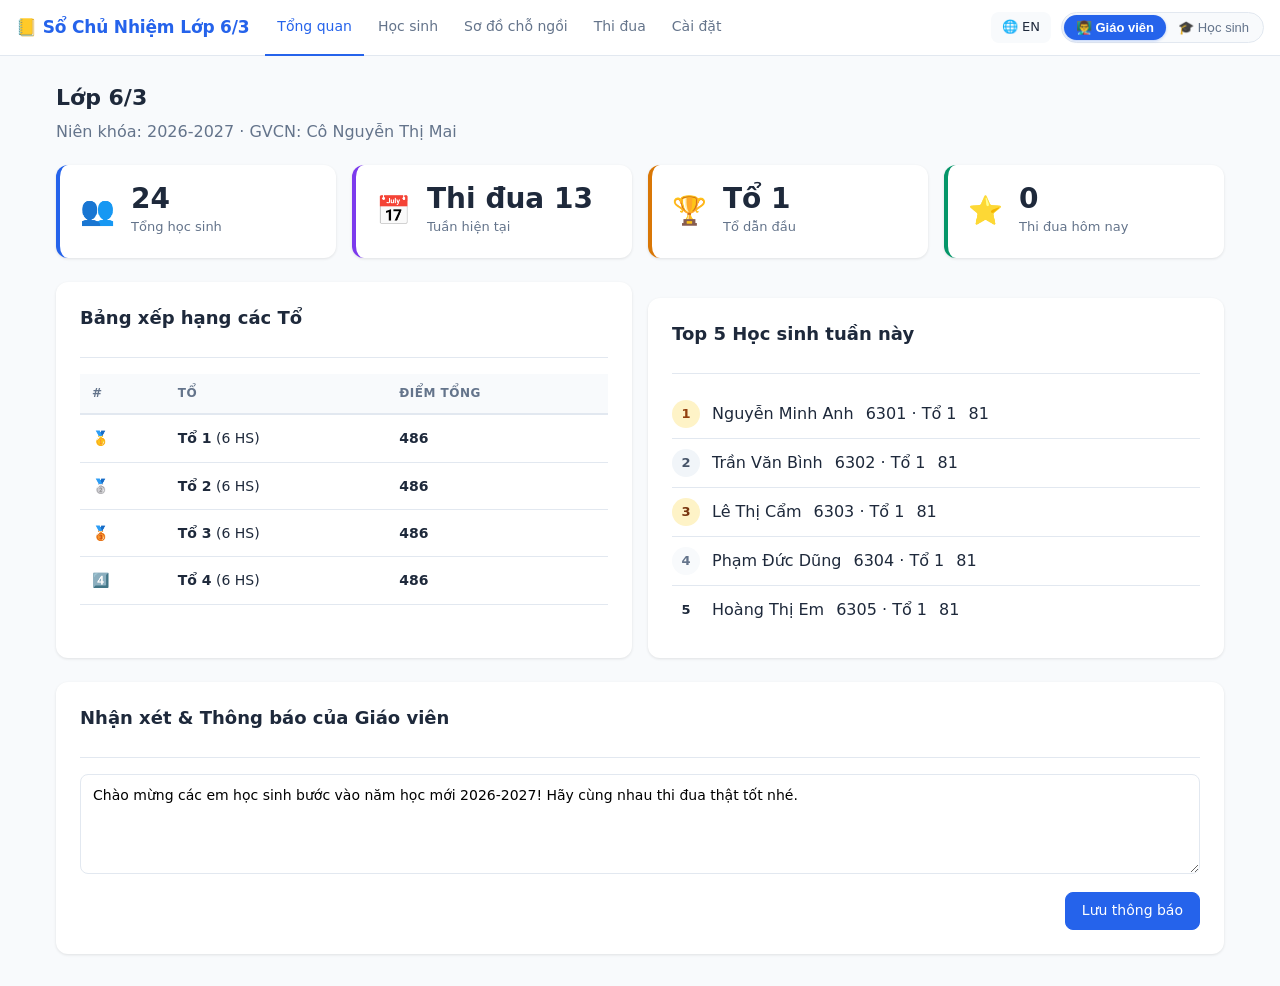
<file: index.html>
<!DOCTYPE html>
<html lang="vi">
<head>
  <meta charset="UTF-8">
  <meta http-equiv="refresh" content="0; url=pages/overview.html">
  <title>Sổ Chủ Nhiệm</title>
  <script>
    window.location.href = 'pages/overview.html';
  </script>
</head>
<body>
  <p>Đang chuyển hướng đến Tổng quan... <a href="pages/overview.html">Bấm vào đây nếu không tự động chuyển</a>.</p>
</body>
</html>
</file>
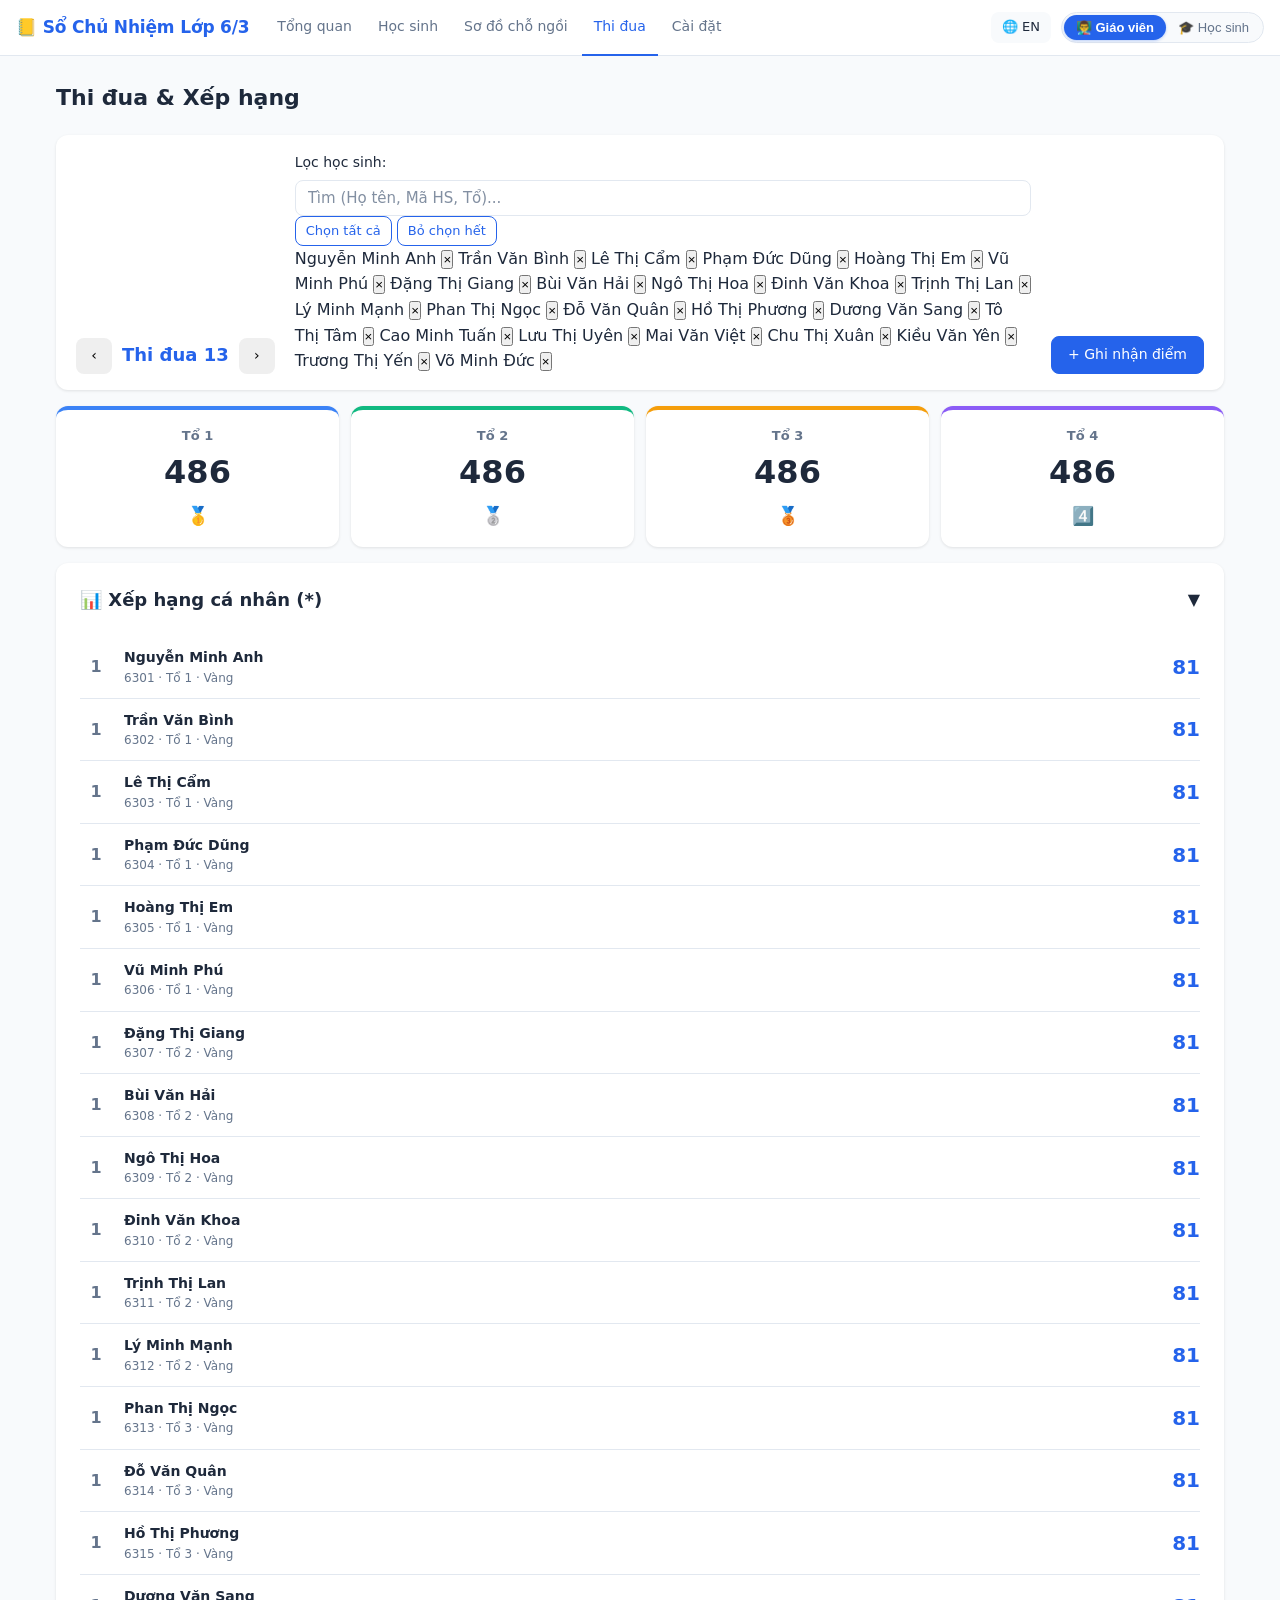
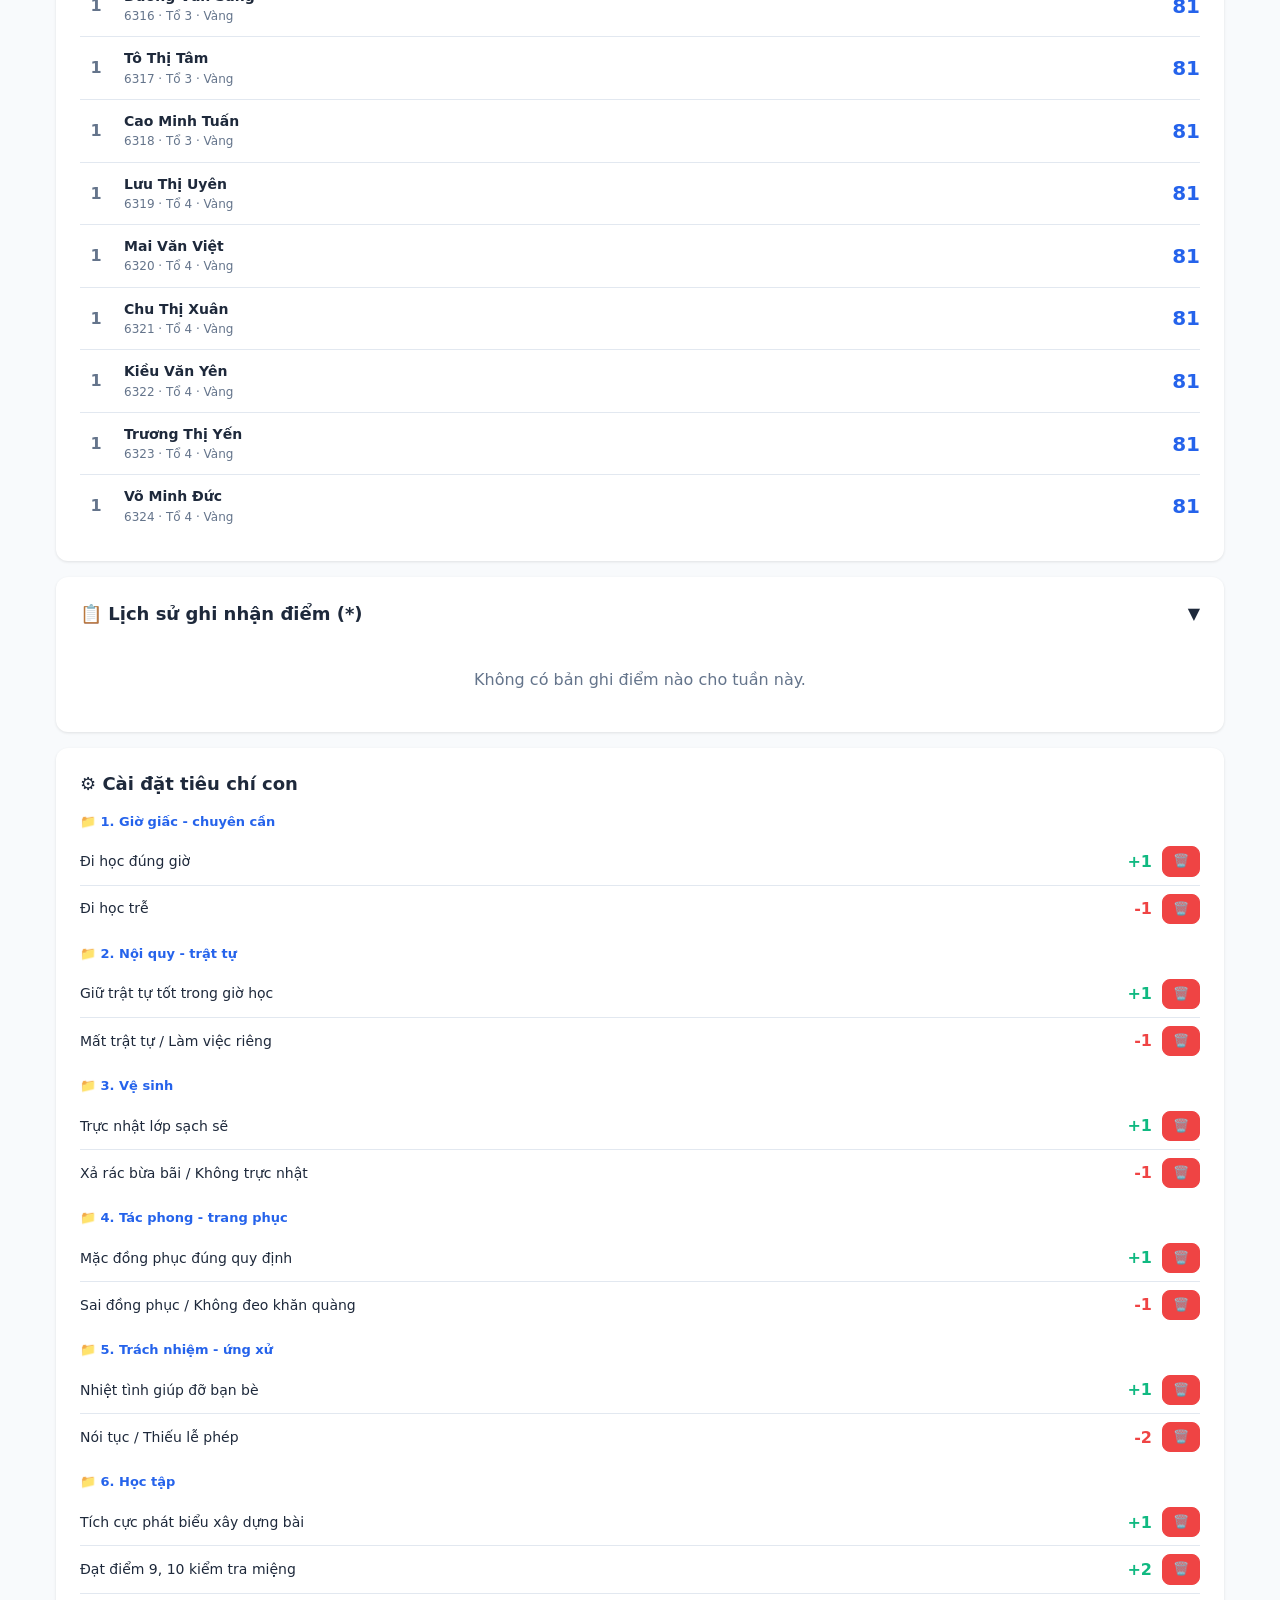
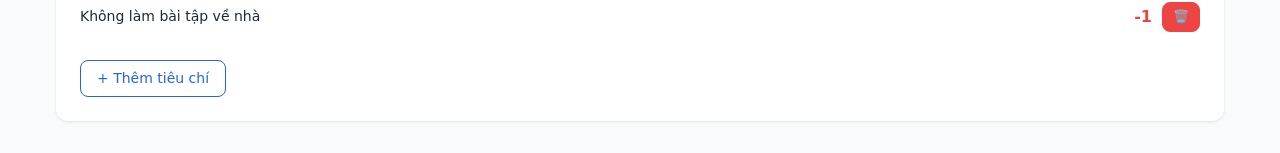
<file: pages/emulation.html>
<!DOCTYPE html>
<html lang="vi">
<head>
  <meta charset="UTF-8">
  <meta name="viewport" content="width=device-width, initial-scale=1.0">
  <title>Thi đua — Sổ Chủ Nhiệm</title>
  <link rel="stylesheet" href="../css/shared.css">
  <link rel="stylesheet" href="../css/emulation.css">
</head>
<body>

  <main class="page-container">

    <!-- Page header + week nav -->
    <div class="page-header">
      <h1 class="page-title" data-i18n="emPageTitle">Thi đua &amp; Xếp hạng</h1>
    </div>

    <div class="emulation-toolbar card">
      <!-- Week navigation -->
      <div class="week-nav">
        <button class="btn btn-icon" id="btn-prev-week" data-i18n-title="emWeekPrev">‹</button>
        <span class="week-display" id="week-display">Tuần 1</span>
        <button class="btn btn-icon" id="btn-next-week" data-i18n-title="emWeekNext">›</button>
      </div>
      <!-- Student picker (1) — multi-select, default all -->
      <div class="picker-area">
        <label class="form-label" data-i18n="emFilterStudent">Lọc học sinh:</label>
        <div id="picker-container"></div>
      </div>
      <!-- Teacher actions -->
      <div class="teacher-only emulation-actions">
        <button class="btn btn-primary" id="btn-add-score" data-i18n="emAddScore">+ Ghi nhận điểm</button>
      </div>
    </div>

    <!-- Group score cards -->
    <div class="group-scores-grid" id="group-scores-grid">
      <!-- Rendered by JS -->
    </div>

    <!-- Ranking accordion -->
    <div class="card" style="margin-bottom:16px">
      <div class="card-header flex-between" style="cursor:pointer" id="ranking-header">
        <h2 class="card-title" style="margin:0" data-i18n="emPersonalRanking">📊 Xếp hạng cá nhân (*)</h2>
        <span id="ranking-toggle">▼</span>
      </div>
      <div id="ranking-body">
        <div id="ranking-list"></div>
      </div>
    </div>

    <!-- Score history accordion -->
    <div class="card" style="margin-bottom:16px">
      <div class="card-header flex-between" style="cursor:pointer" id="history-header">
        <h2 class="card-title" style="margin:0" data-i18n="emHistoryTitle">📋 Lịch sử ghi nhận điểm (*)</h2>
        <span id="history-toggle">▼</span>
      </div>
      <div id="history-body">
        <div id="history-list"></div>
      </div>
    </div>

    <!-- Criteria management (teacher only) -->
    <div class="card teacher-only" id="criteria-card">
      <h2 class="card-title" data-i18n="emCriteriaTitle">⚙️ Cài đặt tiêu chí con</h2>
      <div id="criteria-list"></div>
      <button class="btn btn-secondary mt-2" id="btn-add-criteria" data-i18n="emBtnAddCriteria">+ Thêm tiêu chí</button>
    </div>

  </main>

  <div id="toast-container" aria-live="polite"></div>

  <!-- Modal: Add score entry -->
  <div class="modal-overlay hidden" id="modal-overlay">
    <div class="modal" role="dialog" aria-modal="true">
      <div class="modal-header">
        <h3 data-i18n="emModalScoreTitle">Ghi nhận điểm thi đua</h3>
        <button class="btn-icon" id="modal-close">&times;</button>
      </div>
      <div id="modal-picker-container" style="margin-bottom:16px"></div>
      <div class="form-group">
        <label class="form-label" data-i18n="emFormCategory">Nhóm tiêu chí</label>
        <select id="form-nhom-tieu-chi" class="form-control">
          <option value="" data-i18n="emAllCategories">-- Tất cả các nhóm --</option>
          <option value="1. Giờ giấc - chuyên cần" data-i18n="cat1">1. Giờ giấc - chuyên cần</option>
          <option value="2. Nội quy - trật tự" data-i18n="cat2">2. Nội quy - trật tự</option>
          <option value="3. Vệ sinh" data-i18n="cat3">3. Vệ sinh</option>
          <option value="4. Tác phong - trang phục" data-i18n="cat4">4. Tác phong - trang phục</option>
          <option value="5. Trách nhiệm - ứng xử" data-i18n="cat5">5. Trách nhiệm - ứng xử</option>
          <option value="6. Học tập" data-i18n="cat6">6. Học tập</option>
        </select>
      </div>
      <div class="form-group">
        <label class="form-label" data-i18n="emFormCriteria">Tiêu chí</label>
        <select id="form-tieu-chi" class="form-control">
          <option value="" data-i18n="emCriteriaSelectDefault">-- Chọn tiêu chí hoặc nhập số điểm trực tiếp --</option>
        </select>
      </div>
      <div class="form-row">
        <div class="form-group" style="flex:1">
          <label class="form-label" data-i18n="emFormPoints">Điểm (–5 đến +5)</label>
          <input type="number" id="form-diem" class="form-control" min="-5" max="5" step="1" value="1">
        </div>
        <div class="form-group" style="flex:2">
          <label class="form-label" data-i18n="emFormReason">Lý do / Ghi chú</label>
          <input type="text" id="form-ly-do" class="form-control" placeholder="Tuỳ chọn">
        </div>
      </div>
      <div id="modal-error" class="error-msg hidden"></div>
      <div class="modal-footer">
        <button class="btn btn-secondary" id="btn-modal-cancel" data-i18n="stBtnCancel">Huỷ</button>
        <button class="btn btn-primary" id="btn-modal-save" data-i18n="emSaveScoreBtn">Lưu điểm</button>
      </div>
    </div>
  </div>

  <!-- Modal: Add Criteria -->
  <div class="modal-overlay hidden" id="modal-criteria-overlay">
    <div class="modal" role="dialog" aria-modal="true">
      <div class="modal-header">
        <h3 data-i18n="emModalCriteriaTitle">Thêm tiêu chí thi đua mới</h3>
        <button class="btn-icon" id="modal-criteria-close">&times;</button>
      </div>
      <div class="form-group">
        <label class="form-label" data-i18n="emCriteriaCategoryLabel">Nhóm tiêu chí (1 trong 6 nhóm cố định) *</label>
        <select id="criteria-form-nhom" class="form-control">
          <option value="1. Giờ giấc - chuyên cần" data-i18n="cat1">1. Giờ giấc - chuyên cần</option>
          <option value="2. Nội quy - trật tự" data-i18n="cat2">2. Nội quy - trật tự</option>
          <option value="3. Vệ sinh" data-i18n="cat3">3. Vệ sinh</option>
          <option value="4. Tác phong - trang phục" data-i18n="cat4">4. Tác phong - trang phục</option>
          <option value="5. Trách nhiệm - ứng xử" data-i18n="cat5">5. Trách nhiệm - ứng xử</option>
          <option value="6. Học tập" data-i18n="cat6">6. Học tập</option>
        </select>
      </div>
      <div class="form-group">
        <label class="form-label" data-i18n="emCriteriaNameLabel">Tên tiêu chí *</label>
        <input type="text" id="criteria-form-ten" class="form-control" placeholder="VD: Đi học đúng giờ, Tích cực phát biểu...">
      </div>
      <div class="form-group">
        <label class="form-label" data-i18n="emCriteriaPointsLabel">Điểm mặc định (từ -5 đến +5) *</label>
        <input type="number" id="criteria-form-diem" class="form-control" min="-5" max="5" step="1" value="1">
      </div>
      <div id="criteria-error" class="error-msg hidden"></div>
      <div class="modal-footer">
        <button class="btn btn-secondary" id="btn-criteria-cancel" data-i18n="stBtnCancel">Huỷ</button>
        <button class="btn btn-primary" id="btn-criteria-save" data-i18n="emBtnAddCriteria">Thêm tiêu chí</button>
      </div>
    </div>
  </div>

  <script src="../js/i18n.js"></script>
  <script src="../js/local-db.js"></script>
  <script src="../js/auth.js"></script>
  <script src="../js/student-picker.js"></script>
  <script src="../js/nav.js"></script>
  <script src="../js/emulation.js"></script>
</body>
</html>
</file>
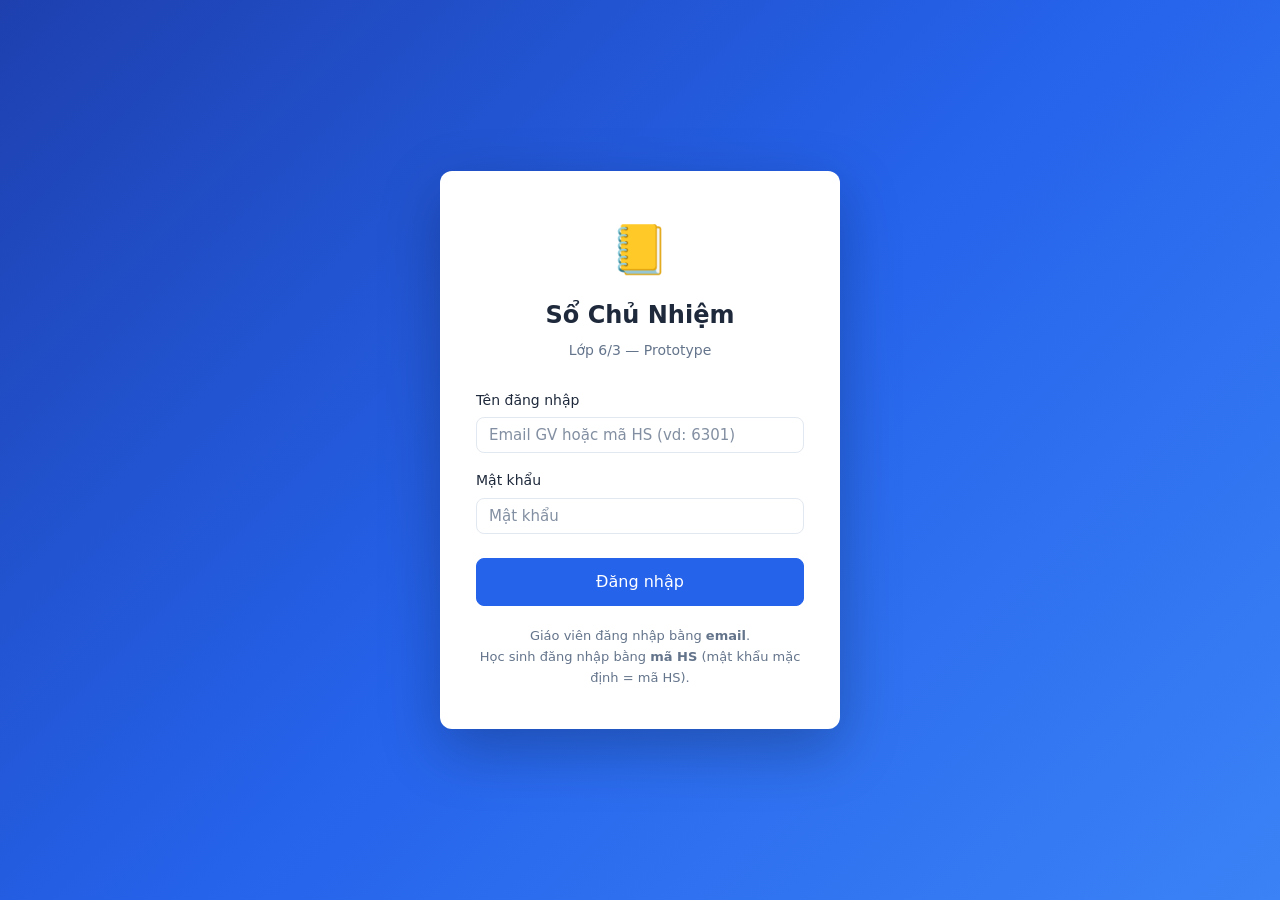
<file: pages/login.html>
<!DOCTYPE html>
<html lang="vi">
<head>
  <meta charset="UTF-8">
  <meta name="viewport" content="width=device-width, initial-scale=1.0">
  <title>Đăng nhập — Sổ Chủ Nhiệm</title>
  <link rel="stylesheet" href="../css/shared.css">
  <link rel="stylesheet" href="../css/login.css">
</head>
<body class="login-body">

  <div class="login-card">
    <div class="login-logo">📒</div>
    <h1 class="login-title">Sổ Chủ Nhiệm</h1>
    <p class="login-subtitle" id="login-class-name">Đang tải...</p>

    <form id="login-form" novalidate>
      <div class="form-group">
        <label class="form-label" for="username">Tên đăng nhập</label>
        <input
          type="text"
          id="username"
          class="form-control"
          placeholder="Email GV hoặc mã HS (vd: 6301)"
          autocomplete="username"
          required
        >
      </div>

      <div class="form-group">
        <label class="form-label" for="password">Mật khẩu</label>
        <input
          type="password"
          id="password"
          class="form-control"
          placeholder="Mật khẩu"
          autocomplete="current-password"
          required
        >
      </div>

      <div id="error-msg" class="error-msg hidden"></div>

      <button type="submit" id="btn-login" class="btn btn-primary w-full">
        Đăng nhập
      </button>
    </form>

    <p class="login-hint">
      Giáo viên đăng nhập bằng <strong>email</strong>.<br>
      Học sinh đăng nhập bằng <strong>mã HS</strong> (mật khẩu mặc định = mã HS).
    </p>
  </div>

  <script src="../js/i18n.js"></script>
  <script src="../js/local-db.js"></script>
  <script src="../js/auth.js"></script>
  <script src="../js/login.js"></script>
</body>
</html>
</file>
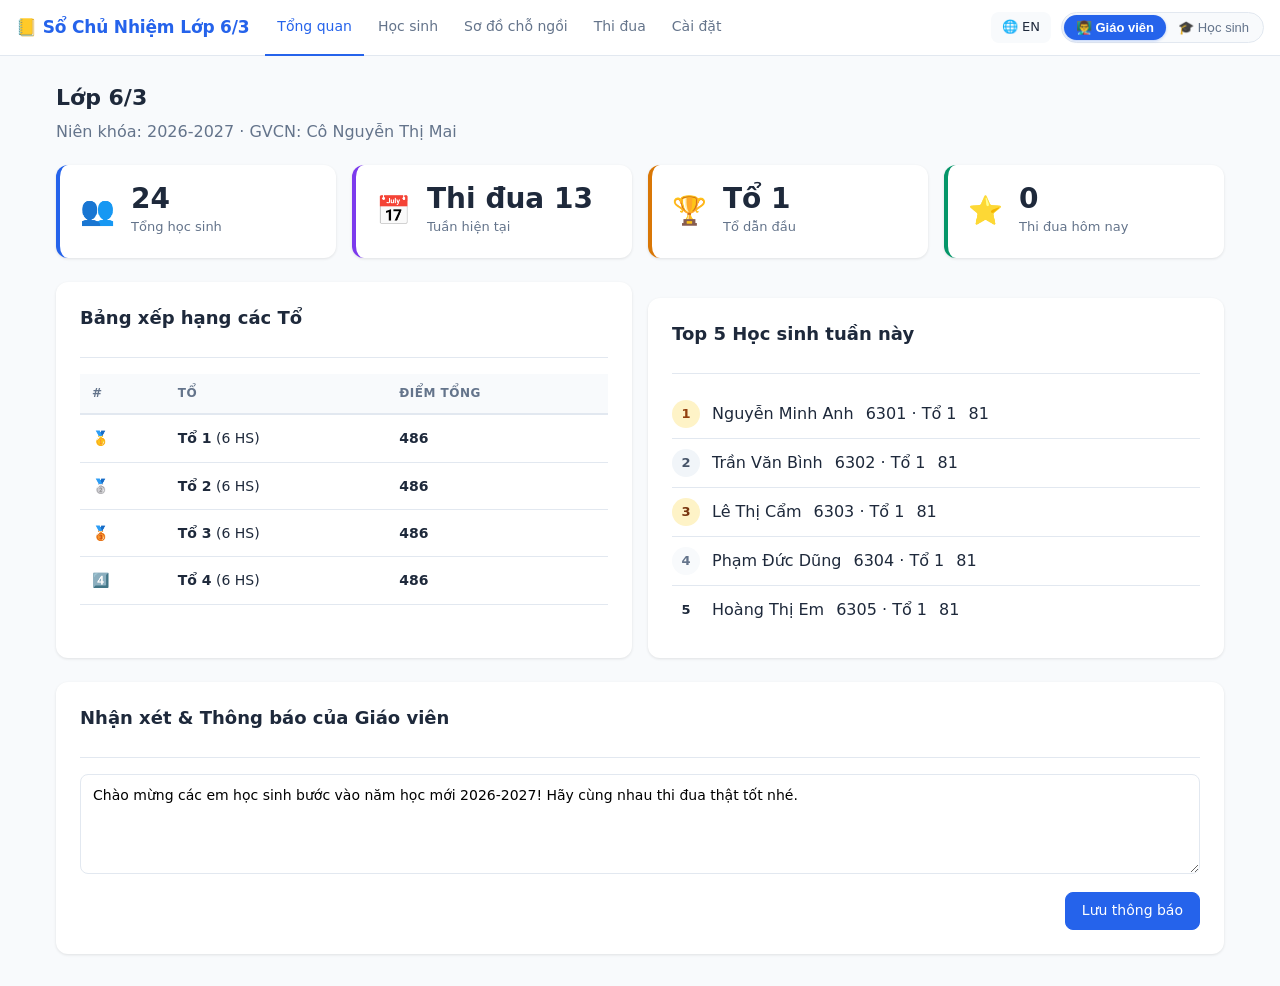
<file: pages/overview.html>
<!DOCTYPE html>
<html lang="vi">
<head>
  <meta charset="UTF-8" />
  <meta name="viewport" content="width=device-width, initial-scale=1.0" />
  <title>Tổng quan – Sổ Chủ Nhiệm</title>
  <link rel="stylesheet" href="../css/shared.css" />
  <link rel="stylesheet" href="../css/overview.css" />
</head>
<body id="page-overview">

  <main class="page-container">

    <div class="overview-header" style="margin-bottom: 20px;">
      <h1 class="page-title" id="overview-class-title">Sổ Chủ Nhiệm</h1>
      <p class="text-muted" id="overview-meta">Đang tải thông tin lớp...</p>
    </div>

    <!-- ═══════════════ STATS GRID ═══════════════ -->
    <section class="stats-grid" aria-label="Thống kê tổng quan">

      <div class="stat-card stat-card--students" role="status">
        <div class="stat-icon" aria-hidden="true">👥</div>
        <div class="stat-body">
          <div class="stat-value" id="stat-total"><span class="spinner-inline"></span></div>
          <div class="stat-label" data-i18n="ovTotalStudents">Tổng học sinh</div>
        </div>
      </div>

      <div class="stat-card stat-card--week" role="status">
        <div class="stat-icon" aria-hidden="true">📅</div>
        <div class="stat-body">
          <div class="stat-value" id="stat-week"><span class="spinner-inline"></span></div>
          <div class="stat-label" data-i18n="ovCurrentWeek">Tuần hiện tại</div>
        </div>
      </div>

      <div class="stat-card stat-card--top-group" role="status">
        <div class="stat-icon" aria-hidden="true">🏆</div>
        <div class="stat-body">
          <div class="stat-value" id="stat-top-group"><span class="spinner-inline"></span></div>
          <div class="stat-label" data-i18n="ovTopGroup">Tổ dẫn đầu</div>
        </div>
      </div>

      <div class="stat-card stat-card--today" role="status">
        <div class="stat-icon" aria-hidden="true">⭐</div>
        <div class="stat-body">
          <div class="stat-value" id="stat-today"><span class="spinner-inline"></span></div>
          <div class="stat-label" data-i18n="ovTodayEmulation">Thi đua hôm nay</div>
        </div>
      </div>

    </section>

    <!-- ═══════════════ OVERVIEW GRID ═══════════════ -->
    <section class="overview-grid" aria-label="Bảng xếp hạng và học sinh nổi bật">

      <!-- Left: Group rankings -->
      <div class="card" id="group-ranking">
        <div class="card-header">
          <h2 class="card-title" data-i18n="ovGroupRankings">Bảng xếp hạng các Tổ</h2>
        </div>
        <div class="card-body">
          <table class="ranking-table" id="group-ranking-table" aria-label="Xếp hạng các tổ">
            <thead>
              <tr>
                <th class="col-rank">#</th>
                <th class="col-name" data-i18n="ovGroupRankTitle">Tổ</th>
                <th class="col-score" data-i18n="ovScoreAverage">Điểm tổng</th>
              </tr>
            </thead>
            <tbody id="group-ranking-body"></tbody>
          </table>
        </div>
      </div>

      <!-- Right: Top 5 students -->
      <div class="card" id="top-students">
        <div class="card-header">
          <h2 class="card-title" data-i18n="ovTopStudents">Top 5 Học sinh tuần này</h2>
        </div>
        <div class="card-body">
          <ul class="top-student-list" id="top-student-list" aria-label="Top 5 học sinh"></ul>
        </div>
      </div>

    </section>

    <!-- ═══════════════ TEACHER ANNOUNCEMENT ═══════════════ -->
    <section id="announcements-section" aria-label="Thông báo giáo viên">
      <div class="card">
        <div class="card-header">
          <h2 class="card-title" data-i18n="ovTeacherAnnouncement">📢 Nhận xét &amp; Thông báo của Giáo viên</h2>
        </div>
        <div class="card-body">
          <textarea
            id="announcement-text"
            class="announcement-textarea"
            rows="4"
            data-i18n-placeholder="ovAnnouncementPlaceholder"
            placeholder="Nhập thông báo gửi đến phụ huynh hoặc cả lớp..."
            aria-label="Nội dung thông báo"
          ></textarea>
          <div class="announcement-actions teacher-only" style="margin-top:10px">
            <button id="save-announcement-btn" class="btn btn-primary" data-i18n="ovSaveAnnouncement">💾 Lưu thông báo</button>
          </div>
        </div>
      </div>
    </section>

  </main>

  <!-- Toast container -->
  <div id="toast-container" aria-live="polite" aria-atomic="true"></div>

  <script src="../js/i18n.js"></script>
  <script src="../js/local-db.js"></script>
  <script src="../js/auth.js"></script>
  <script src="../js/student-picker.js"></script>
  <script src="../js/nav.js"></script>
  <script src="../js/overview.js"></script>
</body>
</html>
</file>
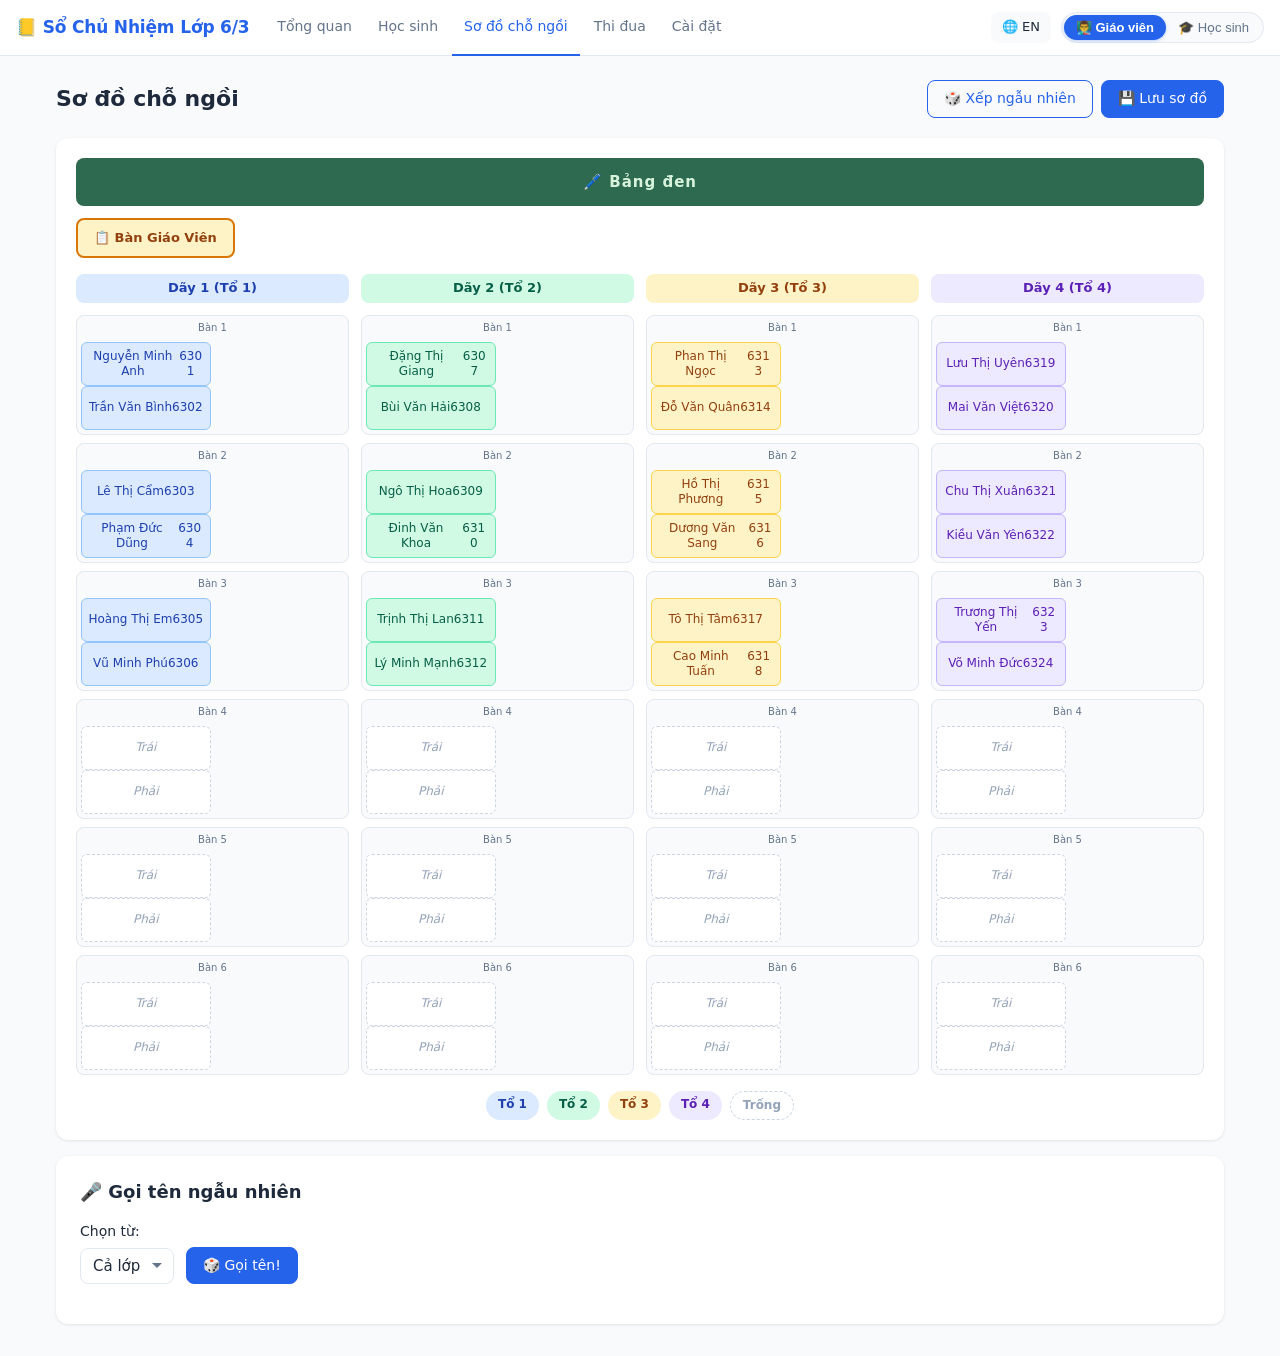
<file: pages/seating.html>
<!DOCTYPE html>
<html lang="vi">
<head>
  <meta charset="UTF-8">
  <meta name="viewport" content="width=device-width, initial-scale=1.0">
  <title>Sơ đồ chỗ ngồi — Sổ Chủ Nhiệm</title>
  <link rel="stylesheet" href="../css/shared.css">
  <link rel="stylesheet" href="../css/seating.css">
</head>
<body>

  <main class="page-container">

    <div class="page-header">
      <h1 class="page-title" data-i18n="sePageTitle">Sơ đồ chỗ ngồi</h1>
      <div class="page-header-actions teacher-only">
        <button class="btn btn-secondary" id="btn-random" data-i18n="seRandomize">🎲 Xếp ngẫu nhiên</button>
        <button class="btn btn-primary"   id="btn-save-seating" data-i18n="seSave">💾 Lưu sơ đồ</button>
      </div>
    </div>

    <!-- Classroom visual -->
    <div class="card classroom-wrapper">

      <!-- Blackboard at top (behind teacher) -->
      <div class="blackboard" data-i18n="seBlackboard">🖊️ Bảng đen</div>

      <!-- Teacher desk — top-left corner -->
      <div class="teacher-desk" data-i18n="seTeacherDesk">📋 Bàn Giáo Viên</div>

      <!-- Seating grid: 4 columns = 4 groups -->
      <div class="seating-grid" id="seating-grid">
        <!-- Rendered by JS -->
      </div>

      <!-- Legend -->
      <div class="seating-legend">
        <span class="legend-item to-1" data-i18n="seLegendTo1">Tổ 1</span>
        <span class="legend-item to-2" data-i18n="seLegendTo2">Tổ 2</span>
        <span class="legend-item to-3" data-i18n="seLegendTo3">Tổ 3</span>
        <span class="legend-item to-4" data-i18n="seLegendTo4">Tổ 4</span>
        <span class="legend-item to-empty" data-i18n="seLegendEmpty">Trống</span>
      </div>
    </div>

    <!-- Gọi tên (random student picker) -->
    <div class="card" style="margin-top:16px">
      <h2 class="card-title" data-i18n="seGoiTenTitle">🎤 Gọi tên ngẫu nhiên</h2>
      <div class="goi-ten-controls">
        <div class="form-group" style="margin-bottom:0">
          <label class="form-label" data-i18n="seGoiTenFrom">Chọn từ:</label>
          <select id="goi-ten-from" class="form-control" style="width:auto">
            <option value="all">Cả lớp</option>
            <option value="1">Tổ 1</option>
            <option value="2">Tổ 2</option>
            <option value="3">Tổ 3</option>
            <option value="4">Tổ 4</option>
          </select>
        </div>
        <button class="btn btn-primary" id="btn-goi-ten" data-i18n="seGoiTenBtn">🎲 Gọi tên!</button>
      </div>
      <div id="goi-ten-result" class="goi-ten-result hidden"></div>
    </div>

  </main>

  <div id="toast-container" aria-live="polite"></div>

  <script src="../js/i18n.js"></script>
  <script src="../js/local-db.js"></script>
  <script src="../js/auth.js"></script>
  <script src="../js/student-picker.js"></script>
  <script src="../js/nav.js"></script>
  <script src="../js/seating.js"></script>
</body>
</html>
</file>
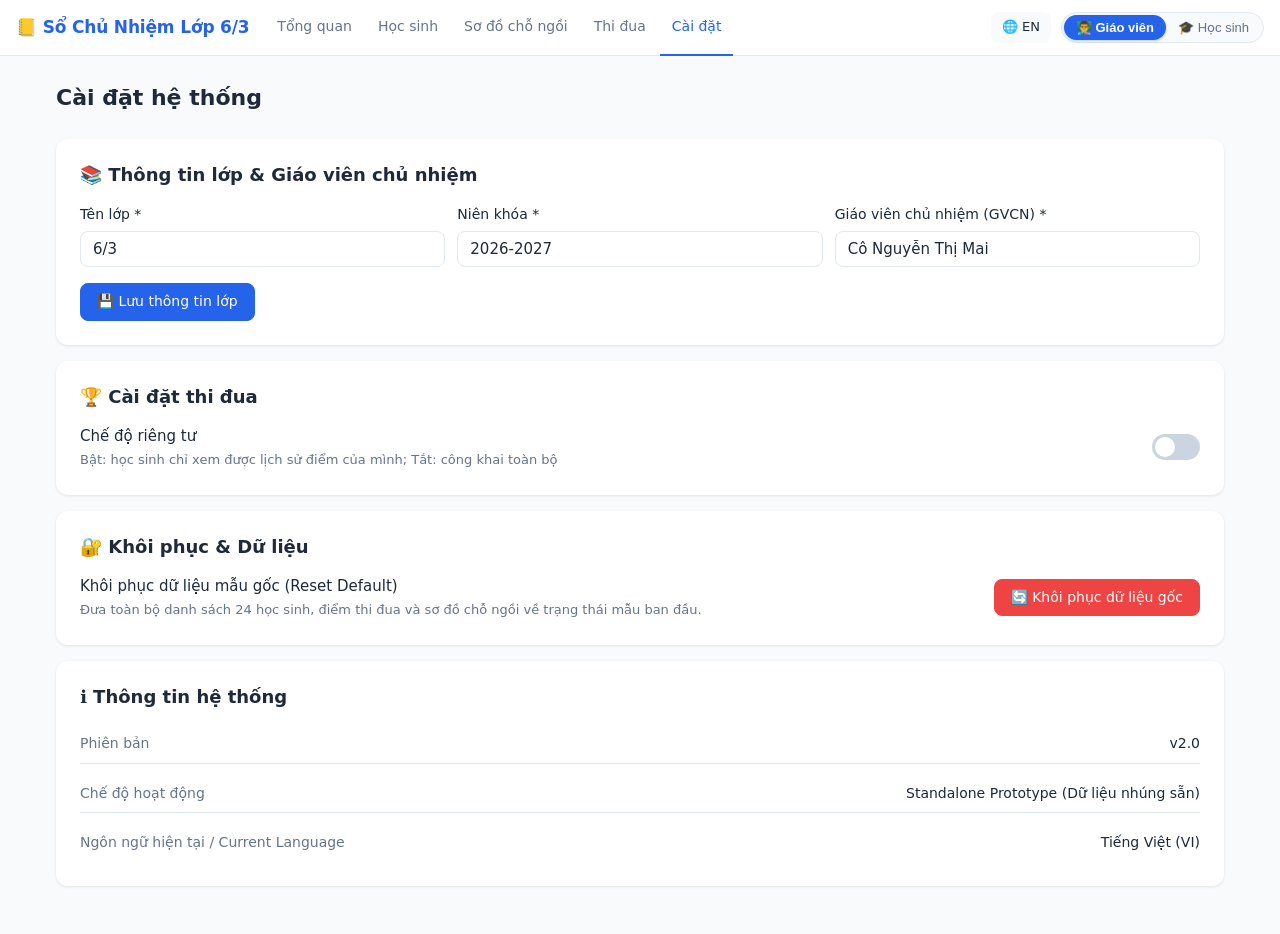
<file: pages/settings.html>
<!DOCTYPE html>
<html lang="vi">
<head>
  <meta charset="UTF-8">
  <meta name="viewport" content="width=device-width, initial-scale=1.0">
  <title>Cài đặt — Sổ Chủ Nhiệm</title>
  <link rel="stylesheet" href="../css/shared.css">
  <link rel="stylesheet" href="../css/settings.css">
</head>
<body>

  <main class="page-container">
    <h1 class="page-title" data-i18n="setPageTitle" style="margin-bottom:24px">Cài đặt hệ thống</h1>

    <!-- Student access denied notice -->
    <div id="student-notice" class="card student-notice hidden" data-i18n="setStudentNotice">
      🔒 Chỉ giáo viên mới có quyền thay đổi các cài đặt trên trang này.
    </div>

    <!-- Class info card -->
    <div class="card settings-card teacher-content" id="class-info-card">
      <h2 class="card-title" data-i18n="setClassInfo">📚 Thông tin lớp &amp; Giáo viên chủ nhiệm</h2>
      <div class="form-row">
        <div class="form-group" style="flex:1">
          <label class="form-label" data-i18n="setClassName">Tên lớp *</label>
          <input type="text" id="setting-ten-lop" class="form-control" placeholder="VD: 6/3">
        </div>
        <div class="form-group" style="flex:1">
          <label class="form-label" data-i18n="setSchoolYear">Niên khóa *</label>
          <input type="text" id="setting-nam-hoc" class="form-control" placeholder="VD: 2026-2027">
        </div>
        <div class="form-group" style="flex:1">
          <label class="form-label" data-i18n="setTeacherName">Giáo viên chủ nhiệm (GVCN) *</label>
          <input type="text" id="setting-gvcn" class="form-control" placeholder="VD: Cô Nguyễn Thị Mai">
        </div>
      </div>
      <button class="btn btn-primary" id="btn-save-class" data-i18n="setBtnSaveClass">💾 Lưu thông tin lớp</button>
    </div>

    <!-- Emulation settings -->
    <div class="card settings-card teacher-content">
      <h2 class="card-title" data-i18n="setEmulationHeader">🏆 Cài đặt thi đua</h2>
      <div class="setting-row">
        <div class="setting-info">
          <div class="setting-label" data-i18n="setPrivacyTitle">Chế độ riêng tư</div>
          <div class="setting-desc" data-i18n="setPrivacyDesc">Bật: học sinh chỉ xem được lịch sử điểm của mình; Tắt: công khai toàn bộ</div>
        </div>
        <label class="toggle-switch">
          <input type="checkbox" id="toggle-privacy">
          <span class="toggle-slider"></span>
        </label>
      </div>
    </div>

    <!-- Restore Default Data Card -->
    <div class="card settings-card teacher-content">
      <h2 class="card-title" data-i18n="setSecurityTitle">🔐 Khôi phục &amp; Dữ liệu</h2>
      <div class="setting-row">
        <div class="setting-info">
          <div class="setting-label" data-i18n="setResetTitle">Khôi phục dữ liệu mẫu gốc (Reset Default)</div>
          <div class="setting-desc" data-i18n="setResetDesc">
            Đưa toàn bộ danh sách 24 học sinh, điểm thi đua và sơ đồ chỗ ngồi về trạng thái mẫu ban đầu.
          </div>
        </div>
        <button class="btn btn-danger" id="btn-reset-default" data-i18n="setBtnReset">
          🔄 Khôi phục dữ liệu gốc
        </button>
      </div>
    </div>

    <!-- System info -->
    <div class="card settings-card teacher-content">
      <h2 class="card-title" data-i18n="setSysInfoTitle">ℹ️ Thông tin hệ thống</h2>
      <div class="info-grid">
        <div class="info-item">
          <span class="info-label" data-i18n="setVersion">Phiên bản</span>
          <span class="info-value">v2.0</span>
        </div>
        <div class="info-item">
          <span class="info-label" data-i18n="setMode">Chế độ hoạt động</span>
          <span class="info-value ok" data-i18n="setModeValue">Standalone Prototype (Dữ liệu nhúng sẵn)</span>
        </div>
        <div class="info-item">
          <span class="info-label">Ngôn ngữ hiện tại / Current Language</span>
          <span class="info-value" id="current-lang-display">Tiếng Việt (VI)</span>
        </div>
      </div>
    </div>

  </main>

  <div id="toast-container" aria-live="polite"></div>

  <script src="../js/i18n.js"></script>
  <script src="../js/local-db.js"></script>
  <script src="../js/auth.js"></script>
  <script src="../js/student-picker.js"></script>
  <script src="../js/nav.js"></script>
  <script src="../js/settings.js"></script>
</body>
</html>
</file>
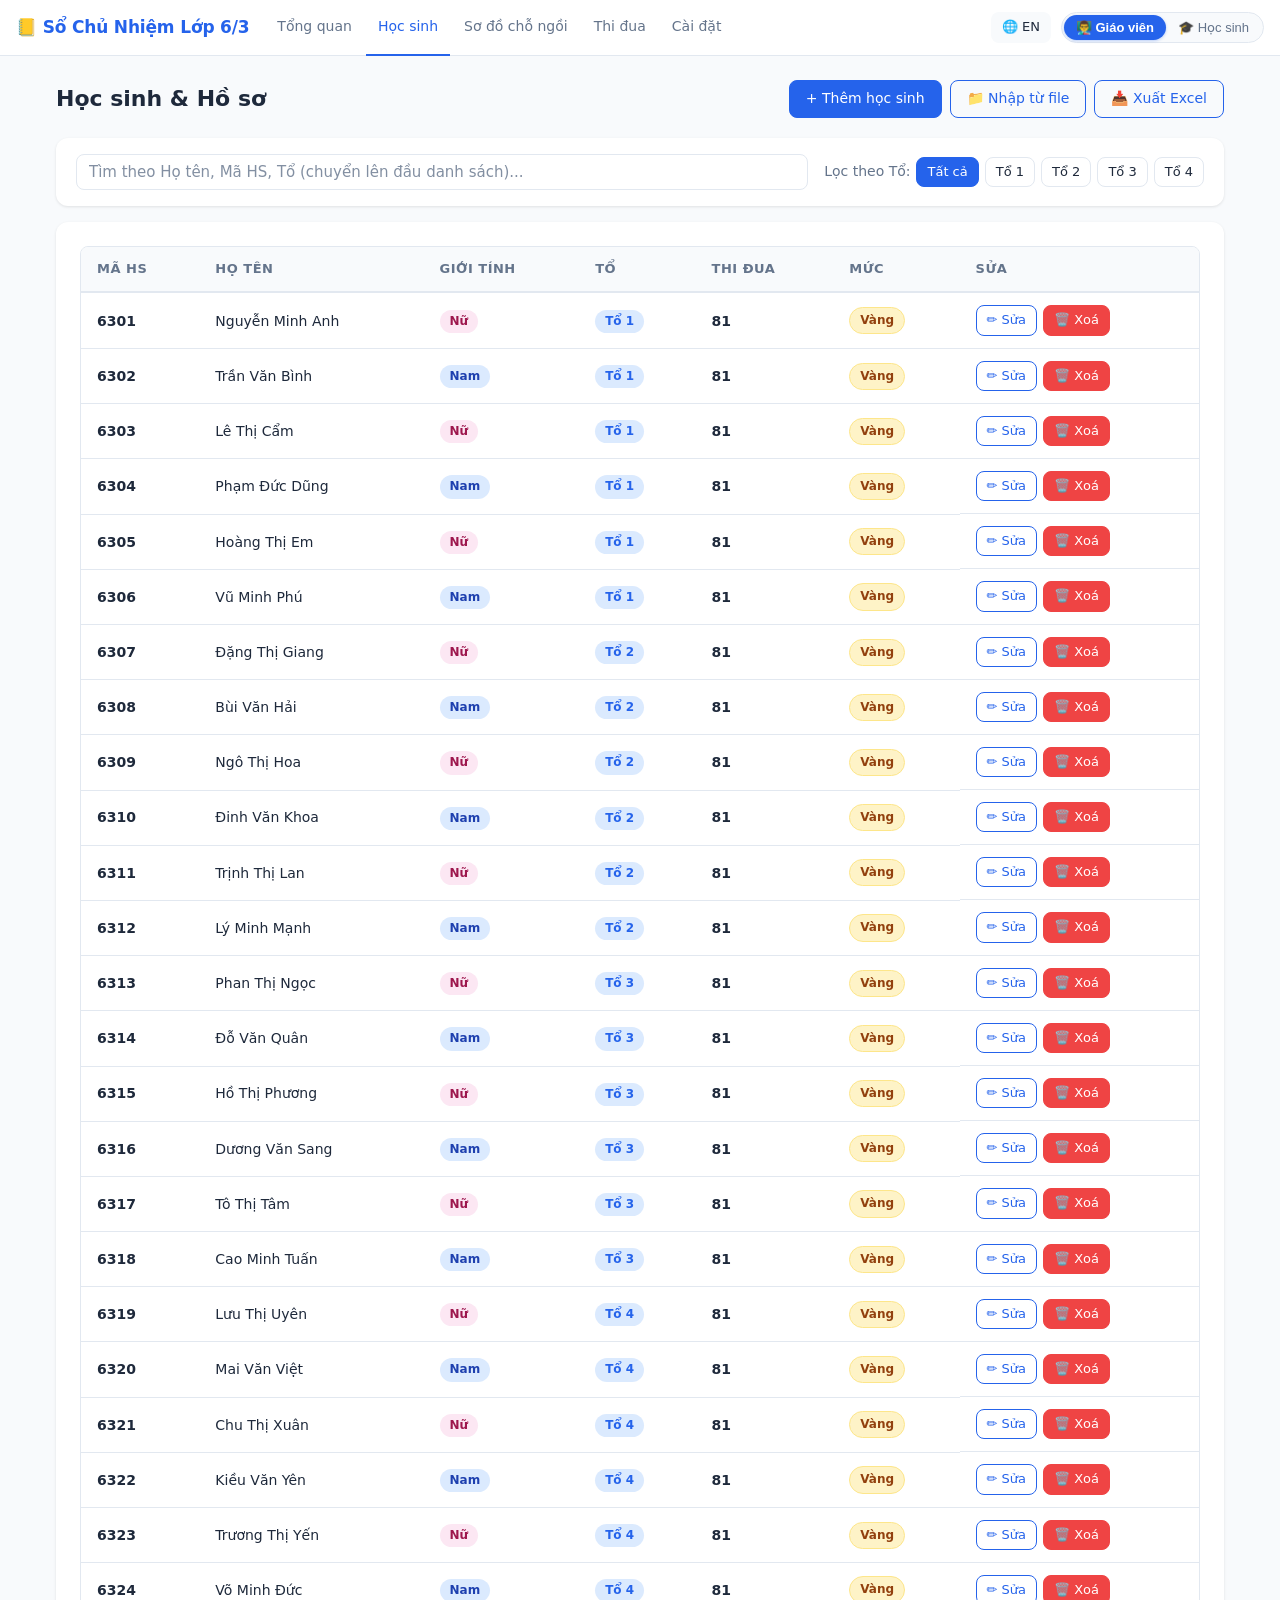
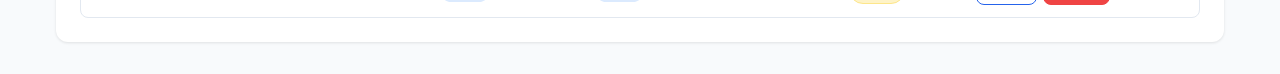
<file: pages/students.html>
<!DOCTYPE html>
<html lang="vi">
<head>
  <meta charset="UTF-8">
  <meta name="viewport" content="width=device-width, initial-scale=1.0">
  <title>Học sinh — Sổ Chủ Nhiệm</title>
  <link rel="stylesheet" href="../css/shared.css">
  <link rel="stylesheet" href="../css/students.css">
</head>
<body>

  <main class="page-container">

    <!-- Page header -->
    <div class="page-header">
      <h1 class="page-title" data-i18n="stPageTitle">Học sinh &amp; Hồ sơ</h1>
      <div class="page-header-actions teacher-only">
        <button class="btn btn-primary" id="btn-add-student" data-i18n="stAddStudent">+ Thêm học sinh</button>
        <button class="btn btn-secondary" id="btn-import-excel" data-i18n="stImportFile">📁 Nhập từ file</button>
        <input type="file" id="file-import-excel" accept=".xlsx,.xls,.csv" style="display:none">
        <button class="btn btn-secondary" id="btn-export-excel" data-i18n="stExportExcel">📥 Xuất Excel</button>
      </div>
    </div>

    <!-- Toolbar: search + filter -->
    <div class="card students-toolbar">
      <div style="flex: 1; min-width: 260px;">
        <input type="text" id="search-input" class="form-control"
               data-i18n-placeholder="stSearchPlaceholder"
               placeholder="Tìm theo Họ tên, Mã HS, Tổ (chuyển lên đầu danh sách)...">
      </div>
      <div class="group-filter">
        <span class="filter-label" data-i18n="stFilterGroup">Lọc theo Tổ:</span>
        <button class="btn btn-sm filter-btn active" data-group="all" data-i18n="stAllGroups">Tất cả</button>
        <button class="btn btn-sm filter-btn" data-group="1">Tổ 1</button>
        <button class="btn btn-sm filter-btn" data-group="2">Tổ 2</button>
        <button class="btn btn-sm filter-btn" data-group="3">Tổ 3</button>
        <button class="btn btn-sm filter-btn" data-group="4">Tổ 4</button>
      </div>
    </div>

    <!-- Students table -->
    <div class="card">
      <div class="table-container" id="students-table-wrapper">
        <table class="table" id="students-table">
          <thead>
            <tr>
              <th data-i18n="stColMaHs">Mã HS</th>
              <th data-i18n="stColHoTen">Họ tên</th>
              <th data-i18n="stColGioiTinh">Giới tính</th>
              <th data-i18n="stColTo">Tổ</th>
              <th data-i18n="stColDiem">Thi đua</th>
              <th data-i18n="stColMuc">Mức</th>
              <th class="teacher-only" data-i18n="stColAction">Sửa</th>
            </tr>
          </thead>
          <tbody id="students-tbody"></tbody>
        </table>
      </div>
      <p id="students-empty" class="text-muted text-center" data-i18n="stEmptyList" hidden>Không có học sinh nào.</p>
    </div>

  </main>

  <!-- Toast container -->
  <div id="toast-container" aria-live="polite"></div>

  <!-- Modal: Add / Edit student -->
  <div class="modal-overlay hidden" id="modal-overlay">
    <div class="modal" role="dialog" aria-modal="true" aria-labelledby="modal-title">
      <div class="modal-header">
        <h3 id="modal-title">Thêm học sinh mới</h3>
        <button class="btn-icon" id="modal-close" aria-label="Đóng">&times;</button>
      </div>
      <form id="student-form" novalidate>
        <input type="hidden" id="form-student-id">
        <div class="form-row">
          <div class="form-group" style="flex:1">
            <label class="form-label" data-i18n="stFormMaHs">Mã HS *</label>
            <input type="text" id="form-ma-hs" class="form-control" required placeholder="VD: 6301">
          </div>
          <div class="form-group" style="flex:2">
            <label class="form-label" data-i18n="stFormHoTen">Họ và tên *</label>
            <input type="text" id="form-ho-ten" class="form-control" required placeholder="Nguyễn Văn A">
          </div>
        </div>
        <div class="form-row">
          <div class="form-group" style="flex:1">
            <label class="form-label" data-i18n="stFormGioiTinh">Giới tính</label>
            <select id="form-gioi-tinh" class="form-control">
              <option value="Nam">Nam</option>
              <option value="Nữ">Nữ</option>
            </select>
          </div>
          <div class="form-group" style="flex:1">
            <label class="form-label" data-i18n="stFormTo">Tổ</label>
            <select id="form-to-so" class="form-control">
              <option value="1">Tổ 1</option>
              <option value="2">Tổ 2</option>
              <option value="3">Tổ 3</option>
              <option value="4">Tổ 4</option>
            </select>
          </div>
        </div>
        <div class="form-group">
          <label class="form-label" data-i18n="stFormNgaySinh">Ngày sinh</label>
          <input type="date" id="form-ngay-sinh" class="form-control">
        </div>
        <div class="form-group">
          <label class="form-label" data-i18n="stFormGhiChu">Ghi chú</label>
          <input type="text" id="form-ghi-chu" class="form-control" placeholder="Tuỳ chọn">
        </div>
        <div id="form-error" class="error-msg hidden"></div>
        <div class="modal-footer">
          <button type="button" class="btn btn-secondary" id="btn-modal-cancel" data-i18n="stBtnCancel">Huỷ</button>
          <button type="submit" class="btn btn-primary" id="btn-modal-save" data-i18n="stBtnSave">Lưu</button>
        </div>
      </form>
    </div>
  </div>

  <script src="https://cdn.sheetjs.com/xlsx-latest/package/dist/xlsx.full.min.js"></script>
  <script src="../js/i18n.js"></script>
  <script src="../js/local-db.js"></script>
  <script src="../js/auth.js"></script>
  <script src="../js/student-picker.js"></script>
  <script src="../js/nav.js"></script>
  <script src="../js/students.js"></script>
</body>
</html>
</file>
<file: css/shared.css>
/* =============================================
   Sổ Chủ Nhiệm — Shared Design System
   Vietnamese Classroom Management Web App
   ============================================= */

/* ─── CSS Variables ─────────────────────────── */
:root {
  /* Colors */
  --primary:       #2563eb;
  --primary-dark:  #1d4ed8;
  --primary-light: #dbeafe;
  --accent:        #f59e0b;
  --success:       #10b981;
  --danger:        #ef4444;
  --warning:       #f59e0b;

  /* Text */
  --text:          #1e293b;
  --text-muted:    #64748b;

  /* Surfaces */
  --border:        #e2e8f0;
  --bg:            #f8fafc;
  --bg-card:       #ffffff;

  /* Elevation & Shape */
  --shadow:        0 1px 3px rgba(0, 0, 0, 0.1);
  --shadow-md:     0 4px 12px rgba(0, 0, 0, 0.12);
  --radius:        8px;
  --radius-lg:     12px;

  /* Transitions */
  --transition:    0.18s ease;
}

/* ─── Base Reset ────────────────────────────── */
*,
*::before,
*::after {
  box-sizing: border-box;
  margin: 0;
  padding: 0;
}

html {
  font-size: 16px;
  -webkit-font-smoothing: antialiased;
  -moz-osx-font-smoothing: grayscale;
}

body {
  font-family: 'Inter', 'Segoe UI', system-ui, sans-serif;
  background-color: var(--bg);
  color: var(--text);
  min-height: 100vh;
  line-height: 1.6;
}

img, svg {
  display: block;
  max-width: 100%;
}

a {
  color: var(--primary);
  text-decoration: none;
}

a:hover {
  text-decoration: underline;
}

/* ─── Navigation Bar ────────────────────────── */
.navbar {
  position: fixed;
  top: 0;
  left: 0;
  right: 0;
  height: 56px;
  background: var(--bg-card);
  border-bottom: 1px solid var(--border);
  z-index: 100;
  display: flex;
  align-items: center;
  padding: 0 16px;
  gap: 16px;
}

.navbar-brand {
  font-size: 17px;
  font-weight: 700;
  color: var(--primary);
  white-space: nowrap;
  flex-shrink: 0;
  letter-spacing: -0.2px;
}

.navbar-links {
  display: flex;
  align-items: center;
  gap: 2px;
  flex: 1;
  overflow-x: auto;
  scrollbar-width: none;
}

.navbar-links::-webkit-scrollbar {
  display: none;
}

.navbar-link {
  display: inline-flex;
  align-items: center;
  gap: 6px;
  padding: 6px 12px;
  height: 56px;
  font-size: 14px;
  font-weight: 500;
  color: var(--text-muted);
  text-decoration: none;
  border-bottom: 2px solid transparent;
  transition: color var(--transition), border-color var(--transition);
  white-space: nowrap;
  cursor: pointer;
}

.navbar-link:hover {
  color: var(--primary);
  text-decoration: none;
}

.navbar-link.active {
  color: var(--primary);
  border-bottom: 2px solid var(--primary);
}

.navbar-user {
  display: flex;
  align-items: center;
  gap: 10px;
  flex-shrink: 0;
  font-size: 14px;
  color: var(--text-muted);
}

/* ─── Navbar Controls (Prototype Role & Lang Switchers) ─── */
.navbar-controls {
  display: flex;
  align-items: center;
  gap: 10px;
  flex-shrink: 0;
}

.lang-btn {
  background: var(--bg);
  border: 1px solid var(--border);
  font-weight: 600;
  font-size: 13px;
  padding: 5px 10px;
  border-radius: var(--radius);
  cursor: pointer;
  color: var(--text);
  transition: all var(--transition);
}
.lang-btn:hover {
  background: var(--primary-light);
  border-color: var(--primary);
  color: var(--primary);
}

.role-switcher {
  display: flex;
  align-items: center;
  gap: 6px;
}

.role-pill-group {
  display: flex;
  background: var(--bg);
  border: 1px solid var(--border);
  border-radius: 999px;
  padding: 2px;
}

.role-btn {
  background: none;
  border: none;
  padding: 5px 12px;
  border-radius: 999px;
  font-size: 13px;
  font-weight: 500;
  color: var(--text-muted);
  cursor: pointer;
  transition: all var(--transition);
  white-space: nowrap;
}

.role-btn.active {
  background: var(--primary);
  color: #fff;
  font-weight: 600;
  box-shadow: 0 1px 3px rgba(37, 99, 235, 0.3);
}

.student-select-wrap {
  display: flex;
  align-items: center;
}

.nav-student-dropdown {
  background: var(--bg-card);
  border: 1px solid var(--primary);
  border-radius: var(--radius);
  padding: 4px 8px;
  font-size: 13px;
  font-weight: 500;
  color: var(--primary-dark);
  outline: none;
  cursor: pointer;
  max-width: 200px;
}

/* Hamburger (mobile) */
.navbar-toggle {
  display: none;
  background: none;
  border: none;
  cursor: pointer;
  padding: 6px;
  color: var(--text);
  flex-shrink: 0;
}

/* Mobile dropdown */
.navbar-dropdown {
  display: none;
  position: fixed;
  top: 56px;
  left: 0;
  right: 0;
  background: var(--bg-card);
  border-bottom: 1px solid var(--border);
  box-shadow: var(--shadow-md);
  z-index: 99;
  flex-direction: column;
  padding: 8px 0;
}

.navbar-dropdown.open {
  display: flex;
}

.navbar-dropdown .navbar-link {
  height: auto;
  padding: 12px 20px;
  border-bottom: none;
  border-left: 3px solid transparent;
}

.navbar-dropdown .navbar-link.active {
  border-left: 3px solid var(--primary);
  border-bottom: none;
  background: var(--primary-light);
}

@media (max-width: 720px) {
  .navbar-links {
    display: none;
  }

  .navbar-toggle {
    display: flex;
    align-items: center;
  }

  .navbar-user .navbar-username {
    display: none;
  }
}

/* ─── Page Layout ───────────────────────────── */
.page-container {
  max-width: 1200px;
  margin: 0 auto;
  padding: 80px 16px 32px;
}

/* ─── Card ──────────────────────────────────── */
.card {
  background: var(--bg-card);
  border-radius: var(--radius-lg);
  box-shadow: var(--shadow);
  padding: 24px;
}

.card-title {
  font-size: 18px;
  font-weight: 600;
  margin-bottom: 16px;
  color: var(--text);
  line-height: 1.3;
}

.card + .card {
  margin-top: 16px;
}

/* ─── Grid Layouts ──────────────────────────── */
.grid-2,
.grid-3,
.grid-4 {
  display: grid;
  gap: 16px;
}

.grid-2 { grid-template-columns: repeat(2, 1fr); }
.grid-3 { grid-template-columns: repeat(3, 1fr); }
.grid-4 { grid-template-columns: repeat(4, 1fr); }

@media (max-width: 900px) {
  .grid-4 { grid-template-columns: repeat(2, 1fr); }
  .grid-3 { grid-template-columns: repeat(2, 1fr); }
}

@media (max-width: 580px) {
  .grid-2,
  .grid-3,
  .grid-4 {
    grid-template-columns: 1fr;
  }
}

/* ─── Buttons ───────────────────────────────── */
.btn {
  display: inline-flex;
  align-items: center;
  justify-content: center;
  gap: 6px;
  padding: 8px 16px;
  border-radius: var(--radius);
  font-family: inherit;
  font-size: 14px;
  font-weight: 500;
  line-height: 1.4;
  cursor: pointer;
  border: 1px solid transparent;
  transition: background var(--transition), color var(--transition),
              border-color var(--transition), box-shadow var(--transition),
              opacity var(--transition);
  text-decoration: none;
  white-space: nowrap;
  user-select: none;
}

.btn:disabled {
  opacity: 0.55;
  cursor: not-allowed;
  pointer-events: none;
}

.btn:focus-visible {
  outline: 2px solid var(--primary);
  outline-offset: 2px;
}

/* Variants */
.btn-primary {
  background: var(--primary);
  color: #fff;
  border-color: var(--primary);
}

.btn-primary:hover {
  background: var(--primary-dark);
  border-color: var(--primary-dark);
}

.btn-secondary {
  background: transparent;
  color: var(--primary);
  border-color: var(--primary);
}

.btn-secondary:hover {
  background: var(--primary-light);
}

.btn-danger {
  background: var(--danger);
  color: #fff;
  border-color: var(--danger);
}

.btn-danger:hover {
  background: #dc2626;
  border-color: #dc2626;
}

.btn-ghost {
  background: transparent;
  color: var(--text-muted);
  border-color: transparent;
}

.btn-ghost:hover {
  background: var(--bg);
  color: var(--text);
}

/* Sizes */
.btn-sm {
  padding: 5px 10px;
  font-size: 13px;
  gap: 4px;
}

.btn-lg {
  padding: 11px 22px;
  font-size: 15px;
}

.btn-icon {
  width: 36px;
  height: 36px;
  padding: 0;
  border-radius: var(--radius);
  flex-shrink: 0;
}

.btn-icon.btn-sm {
  width: 28px;
  height: 28px;
}

/* ─── Forms ─────────────────────────────────── */
.form-group {
  margin-bottom: 16px;
}

.form-label {
  display: block;
  font-weight: 500;
  font-size: 14px;
  margin-bottom: 6px;
  color: var(--text);
}

.form-label .required {
  color: var(--danger);
  margin-left: 2px;
}

.form-control {
  display: block;
  width: 100%;
  padding: 8px 12px;
  font-family: inherit;
  font-size: 15px;
  color: var(--text);
  background: var(--bg-card);
  border: 1px solid var(--border);
  border-radius: var(--radius);
  transition: border-color var(--transition), box-shadow var(--transition);
  outline: none;
  appearance: none;
  -webkit-appearance: none;
}

.form-control::placeholder {
  color: var(--text-muted);
  opacity: 0.8;
}

.form-control:focus {
  border-color: var(--primary);
  box-shadow: 0 0 0 3px rgba(37, 99, 235, 0.15);
}

.form-control:disabled,
.form-control[readonly] {
  background: var(--bg);
  opacity: 0.75;
  cursor: not-allowed;
}

select.form-control {
  cursor: pointer;
  background-image: url("data:image/svg+xml,%3Csvg xmlns='http://www.w3.org/2000/svg' width='12' height='12' viewBox='0 0 12 12'%3E%3Cpath fill='%2364748b' d='M6 8L1 3h10z'/%3E%3C/svg%3E");
  background-repeat: no-repeat;
  background-position: right 10px center;
  padding-right: 32px;
}

textarea.form-control {
  resize: vertical;
  min-height: 80px;
}

.form-row {
  display: flex;
  gap: 12px;
  align-items: flex-start;
}

.form-row .form-group {
  flex: 1;
  min-width: 0;
}

.form-hint {
  font-size: 12px;
  color: var(--text-muted);
  margin-top: 4px;
}

.form-error {
  font-size: 12px;
  color: var(--danger);
  margin-top: 4px;
}

.form-control.is-invalid {
  border-color: var(--danger);
}

.form-control.is-invalid:focus {
  box-shadow: 0 0 0 3px rgba(239, 68, 68, 0.15);
}

@media (max-width: 480px) {
  .form-row {
    flex-direction: column;
  }
}

/* ─── Tables ────────────────────────────────── */
.table-container {
  overflow-x: auto;
  border-radius: var(--radius);
  border: 1px solid var(--border);
}

table.table {
  width: 100%;
  border-collapse: collapse;
  font-size: 14px;
}

table.table th {
  background: var(--bg);
  padding: 12px 16px;
  text-align: left;
  font-weight: 600;
  font-size: 13px;
  text-transform: uppercase;
  letter-spacing: 0.5px;
  color: var(--text-muted);
  border-bottom: 2px solid var(--border);
  white-space: nowrap;
}

table.table td {
  padding: 12px 16px;
  border-bottom: 1px solid var(--border);
  color: var(--text);
  vertical-align: middle;
}

table.table tbody tr:last-child td {
  border-bottom: none;
}

table.table tbody tr:hover td {
  background: var(--primary-light);
}

table.table.table-striped tbody tr:nth-child(even) td {
  background: var(--bg);
}

/* Badges */
.badge {
  display: inline-flex;
  align-items: center;
  padding: 2px 10px;
  border-radius: 999px;
  font-size: 12px;
  font-weight: 600;
  line-height: 1.6;
  white-space: nowrap;
}

.badge-success { background: #d1fae5; color: #065f46; }
.badge-warning { background: #fef3c7; color: #92400e; }
.badge-danger  { background: #fee2e2; color: #991b1b; }
.badge-primary { background: var(--primary-light); color: #1e40af; }
.badge-neutral { background: #f1f5f9; color: var(--text-muted); }

/* ─── Toast Notifications ───────────────────── */
.toast-container {
  position: fixed;
  bottom: 24px;
  right: 24px;
  z-index: 9999;
  display: flex;
  flex-direction: column;
  gap: 10px;
  pointer-events: none;
  max-width: 360px;
  width: calc(100vw - 48px);
}

.toast {
  background: var(--bg-card);
  border-radius: var(--radius);
  box-shadow: var(--shadow-md);
  padding: 14px 16px;
  min-width: 250px;
  font-size: 14px;
  color: var(--text);
  border-left: 4px solid var(--border);
  display: flex;
  align-items: flex-start;
  gap: 10px;
  pointer-events: all;
  animation: toast-in 0.25s ease forwards;
}

.toast.toast-hiding {
  animation: toast-out 0.25s ease forwards;
}

.toast-success { border-left-color: var(--success); }
.toast-error   { border-left-color: var(--danger); }
.toast-info    { border-left-color: var(--primary); }
.toast-warning { border-left-color: var(--warning); }

.toast-icon {
  flex-shrink: 0;
  width: 18px;
  height: 18px;
  margin-top: 1px;
}

.toast-success .toast-icon { color: var(--success); }
.toast-error   .toast-icon { color: var(--danger); }
.toast-info    .toast-icon { color: var(--primary); }
.toast-warning .toast-icon { color: var(--warning); }

.toast-body { flex: 1; line-height: 1.5; }

.toast-title {
  font-weight: 600;
  margin-bottom: 2px;
}

.toast-message {
  color: var(--text-muted);
  font-size: 13px;
}

.toast-close {
  background: none;
  border: none;
  cursor: pointer;
  color: var(--text-muted);
  padding: 0;
  flex-shrink: 0;
  line-height: 1;
  font-size: 16px;
  opacity: 0.7;
  transition: opacity var(--transition);
}

.toast-close:hover { opacity: 1; }

@keyframes toast-in {
  from { opacity: 0; transform: translateY(12px) scale(0.97); }
  to   { opacity: 1; transform: translateY(0)   scale(1); }
}

@keyframes toast-out {
  from { opacity: 1; transform: translateY(0)   scale(1); }
  to   { opacity: 0; transform: translateY(6px)  scale(0.97); }
}

/* ─── Modal ─────────────────────────────────── */
.modal-overlay {
  position: fixed;
  inset: 0;
  background: rgba(15, 23, 42, 0.5);
  z-index: 1000;
  display: flex;
  align-items: center;
  justify-content: center;
  padding: 16px;
  animation: overlay-in 0.18s ease forwards;
}

.modal-overlay.hidden,
.modal-overlay[hidden] {
  display: none;
}

.modal {
  background: var(--bg-card);
  border-radius: var(--radius-lg);
  box-shadow: var(--shadow-md);
  padding: 24px;
  width: 100%;
  max-width: 480px;
  max-height: calc(100vh - 48px);
  overflow-y: auto;
  animation: modal-in 0.22s ease forwards;
}

.modal-sm { max-width: 360px; }
.modal-lg { max-width: 640px; }

.modal-header {
  display: flex;
  align-items: center;
  justify-content: space-between;
  gap: 12px;
  margin-bottom: 20px;
}

.modal-title {
  font-size: 17px;
  font-weight: 600;
  color: var(--text);
  line-height: 1.3;
}

.modal-close {
  background: none;
  border: none;
  cursor: pointer;
  color: var(--text-muted);
  padding: 4px;
  border-radius: var(--radius);
  display: flex;
  align-items: center;
  justify-content: center;
  transition: background var(--transition), color var(--transition);
  flex-shrink: 0;
}

.modal-close:hover {
  background: var(--bg);
  color: var(--text);
}

.modal-body {
  margin-bottom: 20px;
}

.modal-footer {
  display: flex;
  justify-content: flex-end;
  align-items: center;
  gap: 8px;
  padding-top: 4px;
}

@keyframes overlay-in {
  from { opacity: 0; }
  to   { opacity: 1; }
}

@keyframes modal-in {
  from { opacity: 0; transform: translateY(-12px) scale(0.98); }
  to   { opacity: 1; transform: translateY(0)     scale(1);    }
}

/* ─── Spinner / Loading ─────────────────────── */
.spinner {
  display: inline-block;
  width: 24px;
  height: 24px;
  border: 3px solid var(--border);
  border-top-color: var(--primary);
  border-radius: 50%;
  animation: spin 0.7s linear infinite;
  flex-shrink: 0;
}

.spinner-sm { width: 16px; height: 16px; border-width: 2px; }
.spinner-lg { width: 36px; height: 36px; border-width: 4px; }

@keyframes spin {
  to { transform: rotate(360deg); }
}

.loading-overlay {
  position: fixed;
  inset: 0;
  background: rgba(248, 250, 252, 0.85);
  z-index: 2000;
  display: flex;
  align-items: center;
  justify-content: center;
  flex-direction: column;
  gap: 12px;
}

.loading-overlay .spinner {
  width: 40px;
  height: 40px;
  border-width: 4px;
}

.loading-text {
  font-size: 14px;
  color: var(--text-muted);
}

/* ─── Role-based Visibility ─────────────────── */
/* Hidden when user does not have the corresponding role */
body:not(.role-teacher) .teacher-only {
  display: none !important;
}

body:not(.role-student) .student-only {
  display: none !important;
}

/* ─── Utility Classes ───────────────────────── */

/* Text colors */
.text-muted    { color: var(--text-muted) !important; }
.text-primary  { color: var(--primary)    !important; }
.text-success  { color: var(--success)    !important; }
.text-danger   { color: var(--danger)     !important; }
.text-warning  { color: var(--warning)    !important; }
.text-accent   { color: var(--accent)     !important; }

/* Font weight */
.font-bold     { font-weight: 700 !important; }
.font-semibold { font-weight: 600 !important; }
.font-medium   { font-weight: 500 !important; }
.font-normal   { font-weight: 400 !important; }

/* Font size */
.text-xs { font-size: 11px !important; }
.text-sm { font-size: 13px !important; }
.text-lg { font-size: 18px !important; }
.text-xl { font-size: 20px !important; }

/* Text alignment */
.text-left   { text-align: left   !important; }
.text-center { text-align: center !important; }
.text-right  { text-align: right  !important; }

/* Spacing — 4px increments */
.mt-1 { margin-top:    4px  !important; }
.mt-2 { margin-top:    8px  !important; }
.mt-3 { margin-top:    12px !important; }
.mt-4 { margin-top:    16px !important; }
.mt-6 { margin-top:    24px !important; }

.mb-1 { margin-bottom: 4px  !important; }
.mb-2 { margin-bottom: 8px  !important; }
.mb-3 { margin-bottom: 12px !important; }
.mb-4 { margin-bottom: 16px !important; }
.mb-6 { margin-bottom: 24px !important; }

.ml-1 { margin-left:   4px  !important; }
.ml-2 { margin-left:   8px  !important; }
.mr-1 { margin-right:  4px  !important; }
.mr-2 { margin-right:  8px  !important; }

.p-1 { padding: 4px  !important; }
.p-2 { padding: 8px  !important; }
.p-3 { padding: 12px !important; }
.p-4 { padding: 16px !important; }

/* Flex */
.flex         { display: flex !important; }
.flex-col     { display: flex !important; flex-direction: column !important; }
.flex-between { display: flex !important; align-items: center !important; justify-content: space-between !important; }
.flex-center  { display: flex !important; align-items: center !important; justify-content: center !important; }
.flex-wrap    { flex-wrap: wrap !important; }
.items-center { align-items: center     !important; }
.items-start  { align-items: flex-start !important; }

.gap-1 { gap: 4px  !important; }
.gap-2 { gap: 8px  !important; }
.gap-3 { gap: 12px !important; }
.gap-4 { gap: 16px !important; }

/* Display */
.hidden       { display: none         !important; }
.block        { display: block        !important; }
.inline-block { display: inline-block !important; }

/* Width */
.w-full { width: 100% !important; }

/* Overflow */
.overflow-hidden { overflow: hidden !important; }
.truncate {
  overflow: hidden !important;
  white-space: nowrap !important;
  text-overflow: ellipsis !important;
}

/* Divider */
.divider {
  border: none;
  border-bottom: 1px solid var(--border);
  margin: 16px 0;
}

/* Cursor */
.cursor-pointer { cursor: pointer !important; }

/* Border radius */
.rounded      { border-radius: var(--radius)    !important; }
.rounded-lg   { border-radius: var(--radius-lg) !important; }
.rounded-full { border-radius: 999px            !important; }

/* ─── Page Headings ─────────────────────────── */
.page-title {
  font-size: 22px;
  font-weight: 700;
  color: var(--text);
  margin-bottom: 4px;
}

.page-subtitle {
  font-size: 14px;
  color: var(--text-muted);
  margin-bottom: 24px;
}

/* ─── Empty State ───────────────────────────── */
.empty-state {
  display: flex;
  flex-direction: column;
  align-items: center;
  justify-content: center;
  padding: 48px 16px;
  text-align: center;
  color: var(--text-muted);
  gap: 12px;
}

.empty-state-icon {
  font-size: 40px;
  opacity: 0.4;
}

.empty-state p {
  font-size: 14px;
  max-width: 300px;
}
</file>
<file: css/emulation.css>
/* ── Emulation page styles ────────────────────────────────── */

.emulation-toolbar {
  display: flex;
  align-items: flex-end;
  gap: 20px;
  flex-wrap: wrap;
  padding: 16px 20px;
  margin-bottom: 16px;
}

/* ── Week navigation ──────────────────────────────────────── */
.week-nav {
  display: flex;
  align-items: center;
  gap: 10px;
  white-space: nowrap;
}

.week-display {
  font-size: 18px;
  font-weight: 700;
  color: var(--primary);
  min-width: 80px;
  text-align: center;
}

/* ── Group score cards ────────────────────────────────────── */
.group-scores-grid {
  display: grid;
  grid-template-columns: repeat(4, 1fr);
  gap: 12px;
  margin-bottom: 16px;
}

@media (max-width: 768px) {
  .group-scores-grid { grid-template-columns: repeat(2, 1fr); }
}

.group-score-card {
  background: var(--bg-card);
  border-radius: var(--radius-lg);
  box-shadow: var(--shadow);
  padding: 16px;
  text-align: center;
  border-top: 4px solid var(--border);
}

.group-score-card.to-1 { border-top-color: #3b82f6; }
.group-score-card.to-2 { border-top-color: #10b981; }
.group-score-card.to-3 { border-top-color: #f59e0b; }
.group-score-card.to-4 { border-top-color: #8b5cf6; }

.group-score-name  { font-size: 13px; font-weight: 600; color: var(--text-muted); }
.group-score-value { font-size: 32px; font-weight: 700; color: var(--text); }
.group-score-rank  { font-size: 18px; margin-top: 4px; }

/* ── Ranking list ─────────────────────────────────────────── */
#ranking-list, #history-list {
  padding-top: 12px;
}

.ranking-item {
  display: flex;
  align-items: center;
  gap: 12px;
  padding: 10px 0;
  border-bottom: 1px solid var(--border);
}

.ranking-item:last-child { border-bottom: none; }
.ranking-item.highlighted { background: var(--primary-light); border-radius: var(--radius); padding: 10px 8px; }

.rank-num {
  width: 32px;
  text-align: center;
  font-weight: 700;
  font-size: 16px;
  color: var(--text-muted);
  flex-shrink: 0;
}

.rank-info { flex: 1; }
.rank-name { font-weight: 500; font-size: 14px; }
.rank-meta { font-size: 12px; color: var(--text-muted); }
.rank-score { font-weight: 700; font-size: 20px; }

/* ── Score history ────────────────────────────────────────── */
.history-entry {
  display: flex;
  align-items: flex-start;
  gap: 12px;
  padding: 10px 0;
  border-bottom: 1px solid var(--border);
}

.history-entry:last-child { border-bottom: none; }

.score-badge {
  display: inline-flex;
  align-items: center;
  justify-content: center;
  min-width: 40px;
  height: 28px;
  border-radius: 999px;
  font-size: 13px;
  font-weight: 700;
  padding: 0 8px;
  flex-shrink: 0;
}

.score-badge.positive { background: #d1fae5; color: #065f46; }
.score-badge.negative { background: #fee2e2; color: #991b1b; }

.history-info { flex: 1; }
.history-student { font-weight: 500; font-size: 14px; }
.history-reason  { font-size: 12px; color: var(--text-muted); }
.history-time    { font-size: 11px; color: #94a3b8; white-space: nowrap; }

/* ── Criteria list ────────────────────────────────────────── */
.criteria-item {
  display: flex;
  align-items: center;
  gap: 10px;
  padding: 8px 0;
  border-bottom: 1px solid var(--border);
}

.criteria-item:last-child { border-bottom: none; }
.criteria-name { flex: 1; font-size: 14px; }
.criteria-diem { min-width: 40px; text-align: right; font-weight: 600; }

/* ── Accordion toggle ─────────────────────────────────────── */
.card-header.flex-between { padding-bottom: 12px; }
#ranking-header:hover, #history-header:hover { opacity: 0.85; }

/* ── Picker area ──────────────────────────────────────────── */
.picker-area { flex: 1; min-width: 240px; }
.emulation-actions { display: flex; gap: 8px; align-items: flex-end; }

/* ── Modal ────────────────────────────────────────────────── */
.error-msg {
  background: #fef2f2; border: 1px solid #fecaca;
  color: var(--danger); border-radius: var(--radius);
  padding: 10px 14px; font-size: 14px; margin-bottom: 12px;
}

.page-header { display: flex; align-items: center; justify-content: space-between; margin-bottom: 20px; flex-wrap: wrap; gap: 12px; }
.page-title  { font-size: 22px; font-weight: 700; margin: 0; }
</file>
<file: css/login.css>
/* ── Login page styles ────────────────────────────────────── */

.login-body {
  min-height: 100vh;
  display: flex;
  align-items: center;
  justify-content: center;
  background: linear-gradient(135deg, #1e40af 0%, #2563eb 50%, #3b82f6 100%);
  padding: 16px;
}

.login-card {
  background: var(--bg-card);
  border-radius: var(--radius-lg);
  box-shadow: 0 20px 60px rgba(0, 0, 0, 0.25);
  padding: 40px 36px;
  width: 100%;
  max-width: 400px;
  text-align: center;
}

.login-logo {
  font-size: 48px;
  margin-bottom: 8px;
}

.login-title {
  font-size: 24px;
  font-weight: 700;
  color: var(--text);
  margin: 0 0 4px;
}

.login-subtitle {
  font-size: 14px;
  color: var(--text-muted);
  margin: 0 0 28px;
}

.login-card .form-group {
  text-align: left;
}

.login-card .btn-primary {
  margin-top: 8px;
  padding: 12px;
  font-size: 16px;
}

.error-msg {
  background: #fef2f2;
  border: 1px solid #fecaca;
  color: var(--danger);
  border-radius: var(--radius);
  padding: 10px 14px;
  font-size: 14px;
  margin-bottom: 12px;
  text-align: left;
}

.login-hint {
  margin-top: 20px;
  font-size: 13px;
  color: var(--text-muted);
  line-height: 1.6;
}
</file>
<file: css/overview.css>
/* ── Overview page styles ─────────────────────────────────── */

.stats-grid {
  display: grid;
  grid-template-columns: repeat(4, 1fr);
  gap: 16px;
  margin-bottom: 24px;
}

@media (max-width: 768px) {
  .stats-grid { grid-template-columns: repeat(2, 1fr); }
}

.stat-card {
  background: var(--bg-card);
  border-radius: var(--radius-lg);
  box-shadow: var(--shadow);
  padding: 20px;
  display: flex;
  align-items: center;
  gap: 16px;
  border-left: 4px solid var(--primary);
}

.stat-card--students  { border-left-color: #2563eb; }
.stat-card--week      { border-left-color: #7c3aed; }
.stat-card--top-group { border-left-color: #d97706; }
.stat-card--today     { border-left-color: #059669; }

.stat-icon { font-size: 28px; }

.stat-value {
  font-size: 28px;
  font-weight: 700;
  color: var(--text);
  line-height: 1;
}

.stat-label {
  font-size: 13px;
  color: var(--text-muted);
  margin-top: 4px;
}

/* ── Overview grid ─────────────────────────────────────────── */
.overview-grid {
  display: grid;
  grid-template-columns: 1fr 1fr;
  gap: 16px;
  margin-bottom: 24px;
}

@media (max-width: 768px) {
  .overview-grid { grid-template-columns: 1fr; }
}

.card-header {
  margin-bottom: 16px;
  border-bottom: 1px solid var(--border);
  padding-bottom: 12px;
}

.loading-placeholder {
  display: flex;
  justify-content: center;
  padding: 32px;
}

/* ── Ranking table ─────────────────────────────────────────── */
.ranking-table {
  width: 100%;
  border-collapse: collapse;
}

.ranking-table th {
  background: var(--bg);
  padding: 10px 12px;
  text-align: left;
  font-size: 12px;
  font-weight: 600;
  text-transform: uppercase;
  letter-spacing: 0.5px;
  color: var(--text-muted);
  border-bottom: 2px solid var(--border);
}

.ranking-table td {
  padding: 12px;
  border-bottom: 1px solid var(--border);
  font-size: 14px;
}

.rank-badge {
  display: inline-flex;
  align-items: center;
  justify-content: center;
  width: 28px;
  height: 28px;
  border-radius: 50%;
  font-weight: 700;
  font-size: 13px;
}

.rank-1 { background: #fef3c7; color: #92400e; }
.rank-2 { background: #f1f5f9; color: #475569; }
.rank-3 { background: #fef3c7; color: #78350f; }
.rank-4 { background: var(--bg); color: var(--text-muted); }

/* ── Top students list ─────────────────────────────────────── */
.top-student-list {
  list-style: none;
  padding: 0;
  margin: 0;
}

.top-student-item {
  display: flex;
  align-items: center;
  gap: 12px;
  padding: 10px 0;
  border-bottom: 1px solid var(--border);
}

.top-student-item:last-child { border-bottom: none; }

.top-student-rank {
  width: 28px;
  height: 28px;
  border-radius: 50%;
  background: var(--primary-light);
  color: var(--primary);
  display: flex;
  align-items: center;
  justify-content: center;
  font-weight: 700;
  font-size: 13px;
  flex-shrink: 0;
}

.top-student-info { flex: 1; }
.top-student-name { font-weight: 500; font-size: 14px; }
.top-student-meta { font-size: 12px; color: var(--text-muted); }
.top-student-score { font-weight: 700; font-size: 18px; color: var(--primary); }

/* ── Announcement textarea ─────────────────────────────────── */
.announcement-textarea {
  width: 100%;
  padding: 12px;
  border: 1px solid var(--border);
  border-radius: var(--radius);
  font-size: 14px;
  font-family: inherit;
  resize: vertical;
  min-height: 100px;
  outline: none;
  transition: border-color 0.2s;
}

.announcement-textarea:focus { border-color: var(--primary); }

.announcement-actions {
  display: flex;
  justify-content: flex-end;
  margin-top: 10px;
}
</file>
<file: css/seating.css>
/* ── Seating chart styles ─────────────────────────────────── */

.classroom-wrapper {
  position: relative;
  padding: 20px;
}

/* Blackboard — top, full width */
.blackboard {
  background: #2d6a4f;
  color: #d8f3dc;
  text-align: center;
  padding: 12px;
  border-radius: var(--radius);
  font-weight: 600;
  font-size: 15px;
  margin-bottom: 12px;
  letter-spacing: 1px;
}

/* Teacher desk — top-left corner, same row as first desks */
.teacher-desk {
  display: inline-block;
  background: #fef3c7;
  border: 2px solid #d97706;
  border-radius: var(--radius);
  padding: 8px 16px;
  font-size: 13px;
  font-weight: 600;
  color: #92400e;
  margin-bottom: 16px;
}

/* ── Seating grid: 4 columns ──────────────────────────────── */
.seating-grid {
  display: grid;
  grid-template-columns: repeat(4, 1fr);
  gap: 12px;
}

@media (max-width: 900px) {
  .seating-grid { grid-template-columns: repeat(2, 1fr); }
}

@media (max-width: 500px) {
  .seating-grid { grid-template-columns: 1fr; }
}

.group-column {
  display: flex;
  flex-direction: column;
  gap: 8px;
}

.group-label {
  text-align: center;
  font-weight: 700;
  font-size: 13px;
  padding: 4px;
  border-radius: var(--radius);
  margin-bottom: 4px;
}

.group-label.to-1 { background: #dbeafe; color: #1e40af; }
.group-label.to-2 { background: #d1fae5; color: #065f46; }
.group-label.to-3 { background: #fef3c7; color: #92400e; }
.group-label.to-4 { background: #ede9fe; color: #5b21b6; }

/* ── Double desk ──────────────────────────────────────────── */
.desk {
  display: grid;
  grid-template-columns: 1fr 1fr;
  gap: 4px;
  border: 1px solid var(--border);
  border-radius: var(--radius);
  padding: 4px;
  background: #f8fafc;
}

.desk-label {
  grid-column: 1 / -1;
  font-size: 10px;
  color: var(--text-muted);
  text-align: center;
  margin-bottom: 2px;
}

/* ── Individual seat ──────────────────────────────────────── */
.seat {
  min-height: 44px;
  border-radius: 6px;
  padding: 4px 6px;
  font-size: 12px;
  display: flex;
  align-items: center;
  justify-content: center;
  text-align: center;
  cursor: default;
  transition: opacity 0.15s;
  word-break: break-word;
  line-height: 1.3;
}

/* Empty seat */
.seat.empty {
  border: 1.5px dashed #cbd5e1;
  color: #94a3b8;
  font-style: italic;
  background: white;
}

/* Occupied seat — color by group */
.seat.to-1 { background: #dbeafe; color: #1e40af; border: 1px solid #93c5fd; }
.seat.to-2 { background: #d1fae5; color: #065f46; border: 1px solid #6ee7b7; }
.seat.to-3 { background: #fef3c7; color: #92400e; border: 1px solid #fcd34d; }
.seat.to-4 { background: #ede9fe; color: #5b21b6; border: 1px solid #c4b5fd; }

/* Drag states */
.seat[draggable="true"] { cursor: grab; }
.seat.dragging          { opacity: 0.4; }
.seat.drag-over         { outline: 2px dashed var(--primary); outline-offset: 2px; }

/* ── Legend ────────────────────────────────────────────────── */
.seating-legend {
  display: flex;
  gap: 8px;
  flex-wrap: wrap;
  margin-top: 16px;
  justify-content: center;
}

.legend-item {
  padding: 4px 12px;
  border-radius: 999px;
  font-size: 12px;
  font-weight: 600;
}

.legend-item.to-1     { background: #dbeafe; color: #1e40af; }
.legend-item.to-2     { background: #d1fae5; color: #065f46; }
.legend-item.to-3     { background: #fef3c7; color: #92400e; }
.legend-item.to-4     { background: #ede9fe; color: #5b21b6; }
.legend-item.to-empty { background: white; border: 1.5px dashed #cbd5e1; color: #94a3b8; }

/* ── Gọi tên ───────────────────────────────────────────────── */
.goi-ten-controls {
  display: flex;
  align-items: flex-end;
  gap: 12px;
  flex-wrap: wrap;
  margin-bottom: 16px;
}

.goi-ten-result {
  text-align: center;
  font-size: 28px;
  font-weight: 700;
  color: var(--primary);
  padding: 20px;
  background: var(--primary-light);
  border-radius: var(--radius-lg);
  animation: pop 0.3s ease;
}

@keyframes pop {
  0%   { transform: scale(0.85); opacity: 0; }
  100% { transform: scale(1);    opacity: 1; }
}

.page-header { display: flex; align-items: center; justify-content: space-between; margin-bottom: 20px; flex-wrap: wrap; gap: 12px; }
.page-title  { font-size: 22px; font-weight: 700; margin: 0; }
.page-header-actions { display: flex; gap: 8px; }
</file>
<file: css/settings.css>
/* ── Settings page styles ─────────────────────────────────── */

.page-title { font-size: 22px; font-weight: 700; margin: 0; }

.settings-card { margin-bottom: 16px; }

.student-notice {
  background: #fef3c7;
  border: 1px solid #fcd34d;
  color: #92400e;
  font-weight: 500;
  font-size: 15px;
  text-align: center;
  padding: 32px;
}

/* ── Toggle switch ────────────────────────────────────────── */
.setting-row {
  display: flex;
  align-items: center;
  justify-content: space-between;
  gap: 16px;
  flex-wrap: wrap;
}

.setting-info { flex: 1; }
.setting-label { font-weight: 500; font-size: 15px; }
.setting-desc  { font-size: 13px; color: var(--text-muted); margin-top: 2px; }

.toggle-switch {
  position: relative;
  display: inline-block;
  width: 48px;
  height: 26px;
  flex-shrink: 0;
}

.toggle-switch input { opacity: 0; width: 0; height: 0; }

.toggle-slider {
  position: absolute;
  inset: 0;
  background: #cbd5e1;
  border-radius: 999px;
  cursor: pointer;
  transition: background 0.2s;
}

.toggle-slider::before {
  content: '';
  position: absolute;
  height: 20px;
  width: 20px;
  left: 3px;
  top: 3px;
  background: white;
  border-radius: 50%;
  transition: transform 0.2s;
}

.toggle-switch input:checked + .toggle-slider { background: var(--primary); }
.toggle-switch input:checked + .toggle-slider::before { transform: translateX(22px); }

/* ── Subsections ──────────────────────────────────────────── */
.subsection       { margin-bottom: 8px; }
.subsection-title { font-size: 15px; font-weight: 600; margin: 0 0 12px; }
.divider          { height: 1px; background: var(--border); margin: 20px 0; }

/* ── System info ──────────────────────────────────────────── */
.info-grid {
  display: flex;
  flex-direction: column;
  gap: 10px;
}

.info-item {
  display: flex;
  justify-content: space-between;
  align-items: center;
  font-size: 14px;
  padding: 8px 0;
  border-bottom: 1px solid var(--border);
}

.info-item:last-child { border-bottom: none; }
.info-label { color: var(--text-muted); }
.info-value { font-weight: 500; }

#connection-status.ok   { color: var(--success); }
#connection-status.fail { color: var(--danger);  }
</file>
<file: css/students.css>
/* ── Students page styles ─────────────────────────────────── */

.page-header {
  display: flex;
  align-items: center;
  justify-content: space-between;
  margin-bottom: 20px;
  flex-wrap: wrap;
  gap: 12px;
}

.page-title {
  font-size: 22px;
  font-weight: 700;
  margin: 0;
}

.page-header-actions {
  display: flex;
  gap: 8px;
  flex-wrap: wrap;
}

/* ── Toolbar ──────────────────────────────────────────────── */
.students-toolbar {
  display: flex;
  align-items: center;
  gap: 16px;
  flex-wrap: wrap;
  padding: 16px 20px;
  margin-bottom: 16px;
}

.group-filter {
  display: flex;
  align-items: center;
  gap: 6px;
  flex-wrap: wrap;
}

.filter-label {
  font-size: 14px;
  font-weight: 500;
  color: var(--text-muted);
}

.filter-btn {
  border: 1px solid var(--border);
  background: transparent;
  color: var(--text);
  min-width: 36px;
}

.filter-btn.active {
  background: var(--primary);
  color: white;
  border-color: var(--primary);
}

/* ── Table ─────────────────────────────────────────────────── */
.text-center { text-align: center; }

.badge-nam { background: #dbeafe; color: #1e40af; }
.badge-nu  { background: #fce7f3; color: #9d174d; }

.group-chip {
  display: inline-flex;
  align-items: center;
  padding: 2px 10px;
  border-radius: 999px;
  font-size: 12px;
  font-weight: 600;
  background: var(--primary-light);
  color: var(--primary);
}

.action-btns { display: flex; gap: 6px; }

/* Tier badges */
.badge-tier {
  display: inline-flex;
  align-items: center;
  padding: 3px 10px;
  border-radius: 999px;
  font-size: 12px;
  font-weight: 600;
  text-transform: capitalize;
}
.badge-kim-cuong { background: #e0e7ff; color: #4338ca; border: 1px solid #c7d2fe; }
.badge-vang      { background: #fef3c7; color: #92400e; border: 1px solid #fde68a; }
.badge-bac       { background: #f1f5f9; color: #334155; border: 1px solid #cbd5e1; }
.badge-dong      { background: #ffedd5; color: #9a3412; border: 1px solid #fed7aa; }
.badge-sat       { background: #f3f4f6; color: #4b5563; border: 1px solid #e5e7eb; }

/* Search highlighted row */
tr.row-highlighted {
  background-color: #eff6ff !important;
  font-weight: 500;
}
tr.row-highlighted td:first-child {
  border-left: 3px solid var(--primary);
}

/* ── Modal ─────────────────────────────────────────────────── */
.error-msg {
  background: #fef2f2;
  border: 1px solid #fecaca;
  color: var(--danger);
  border-radius: var(--radius);
  padding: 10px 14px;
  font-size: 14px;
  margin-bottom: 12px;
}
</file>
